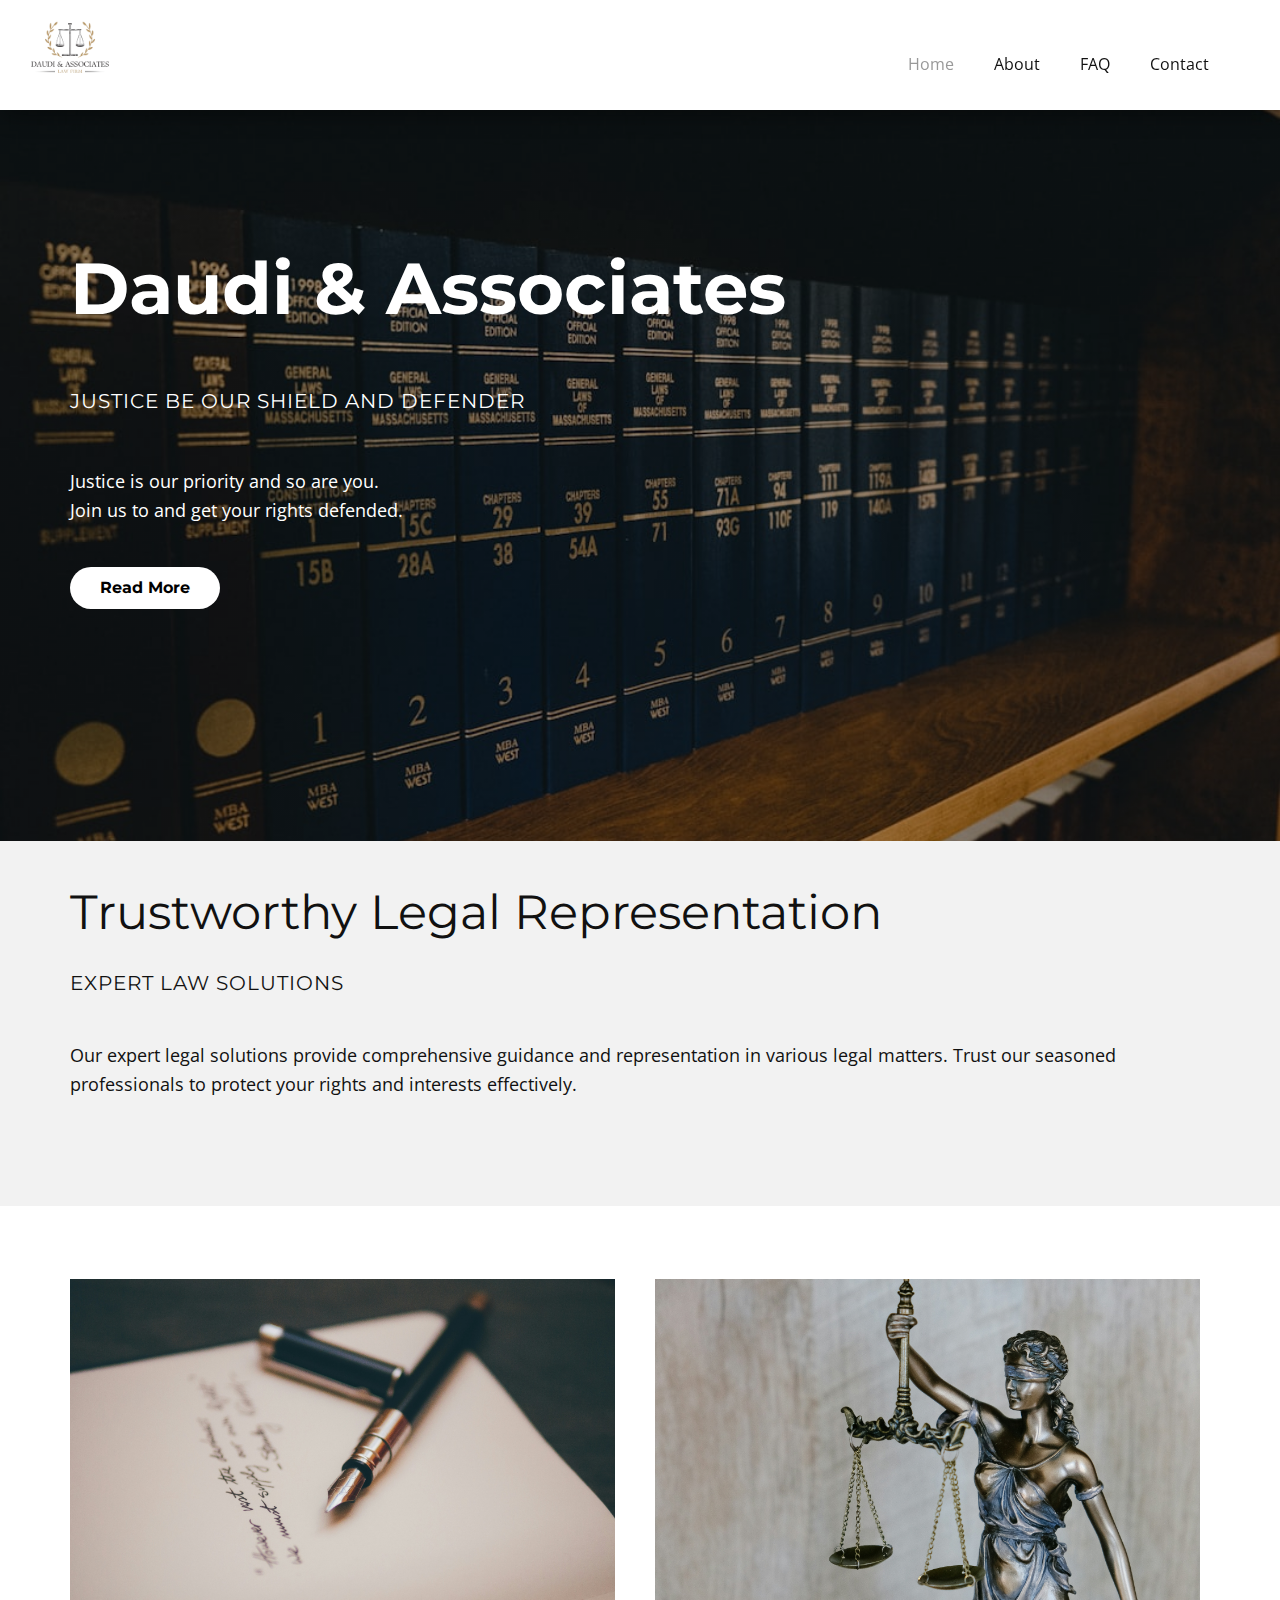
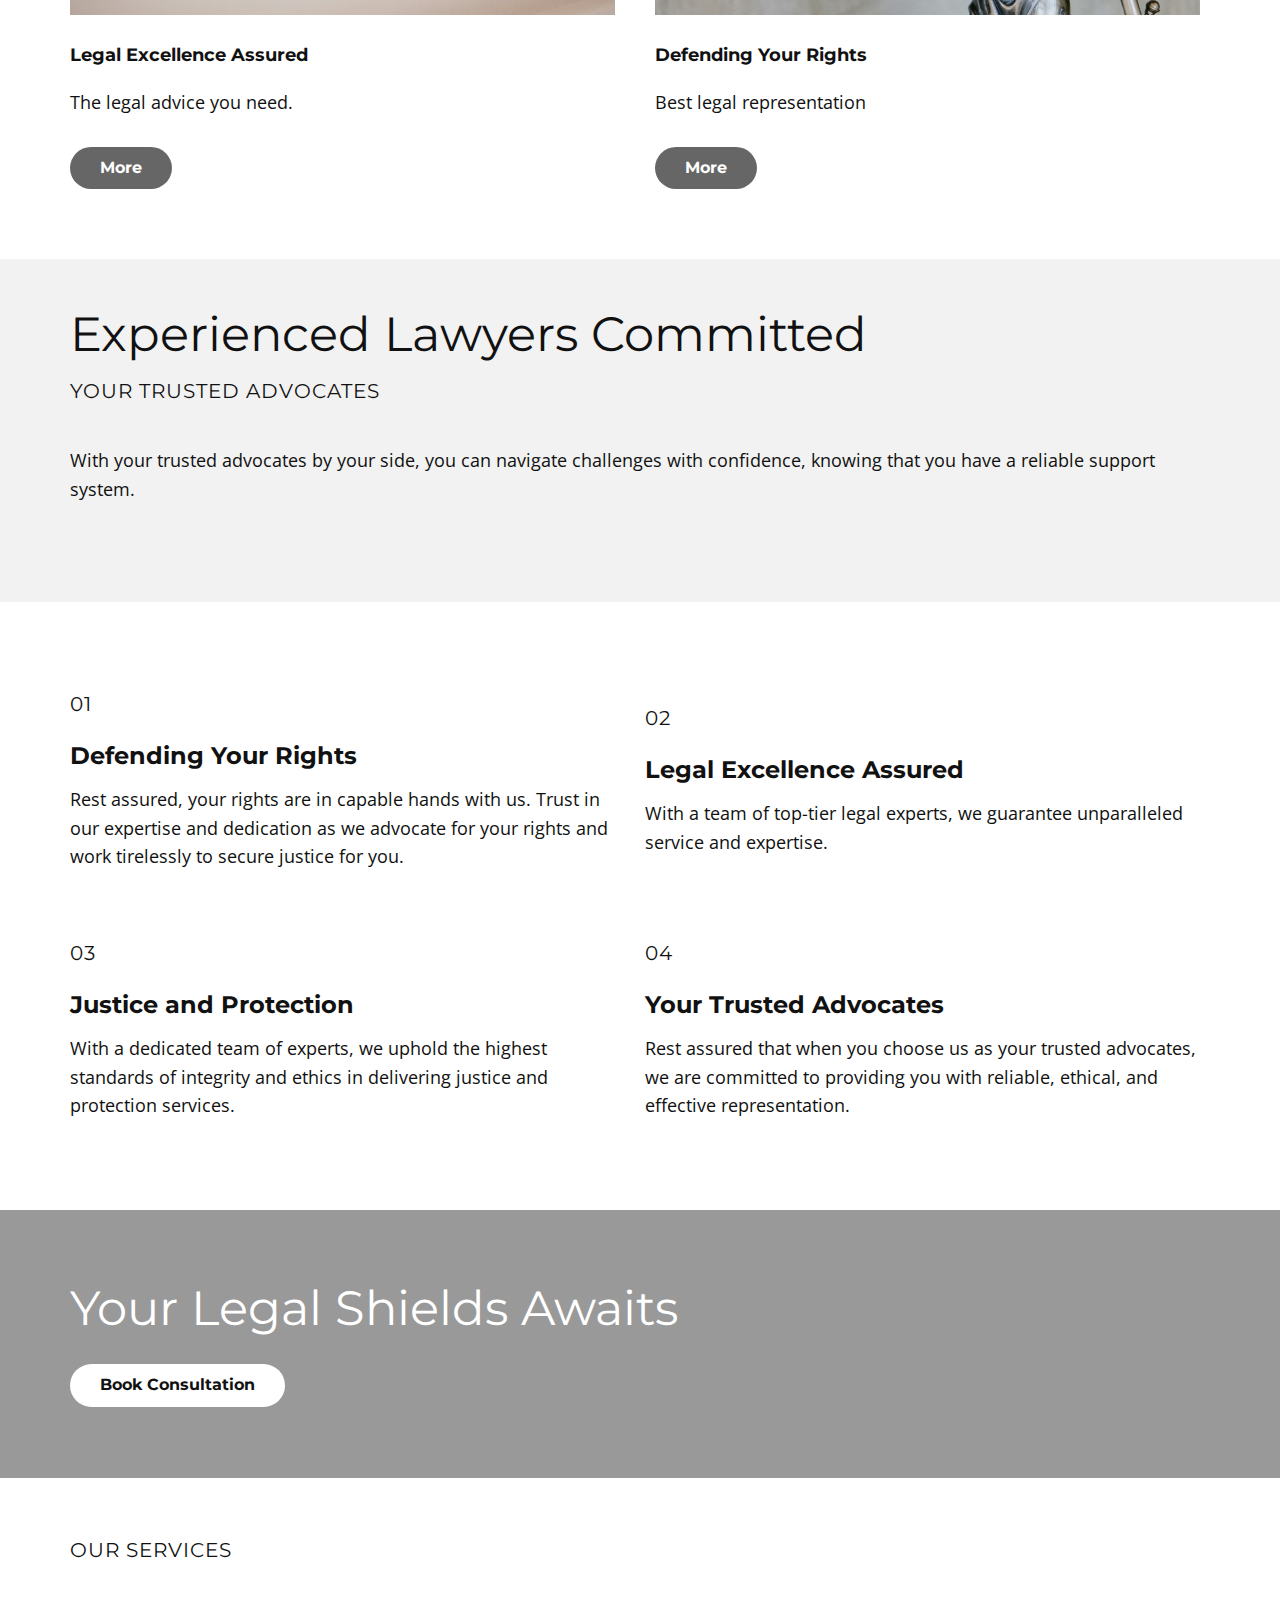
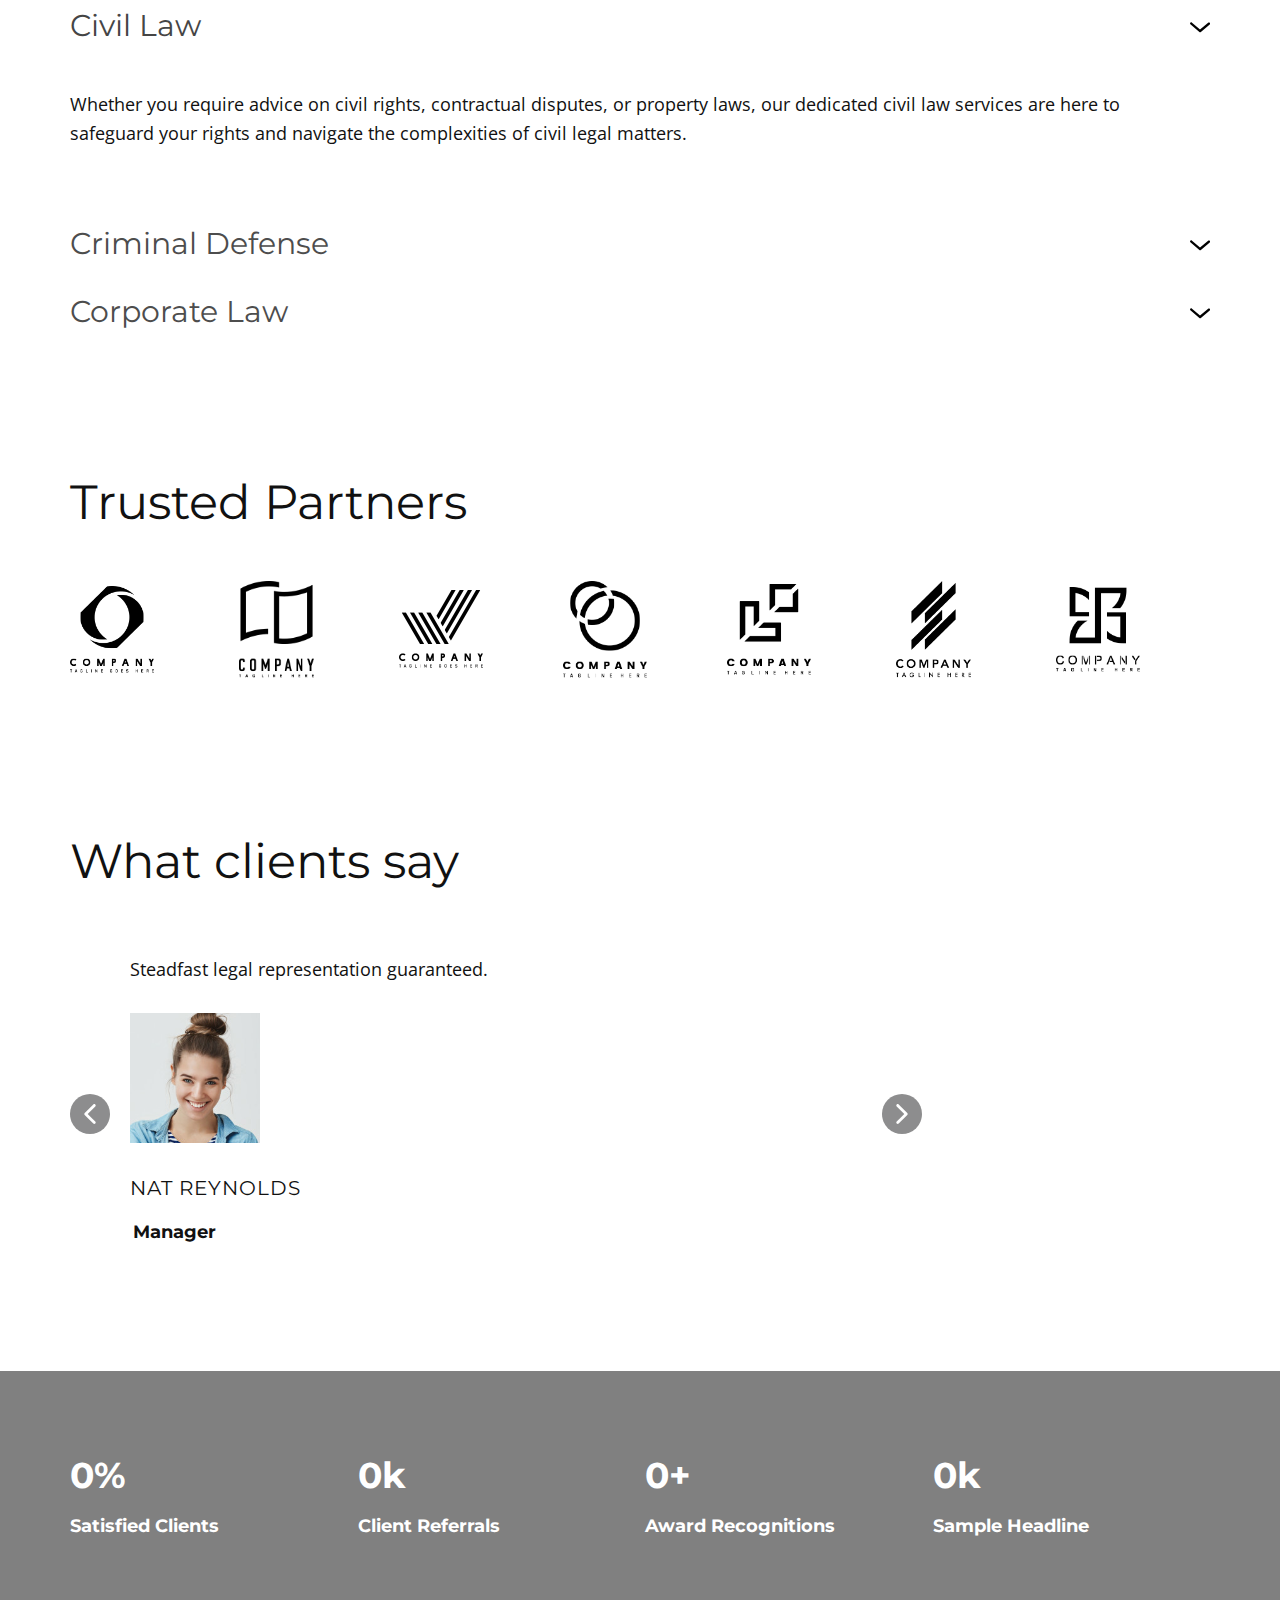
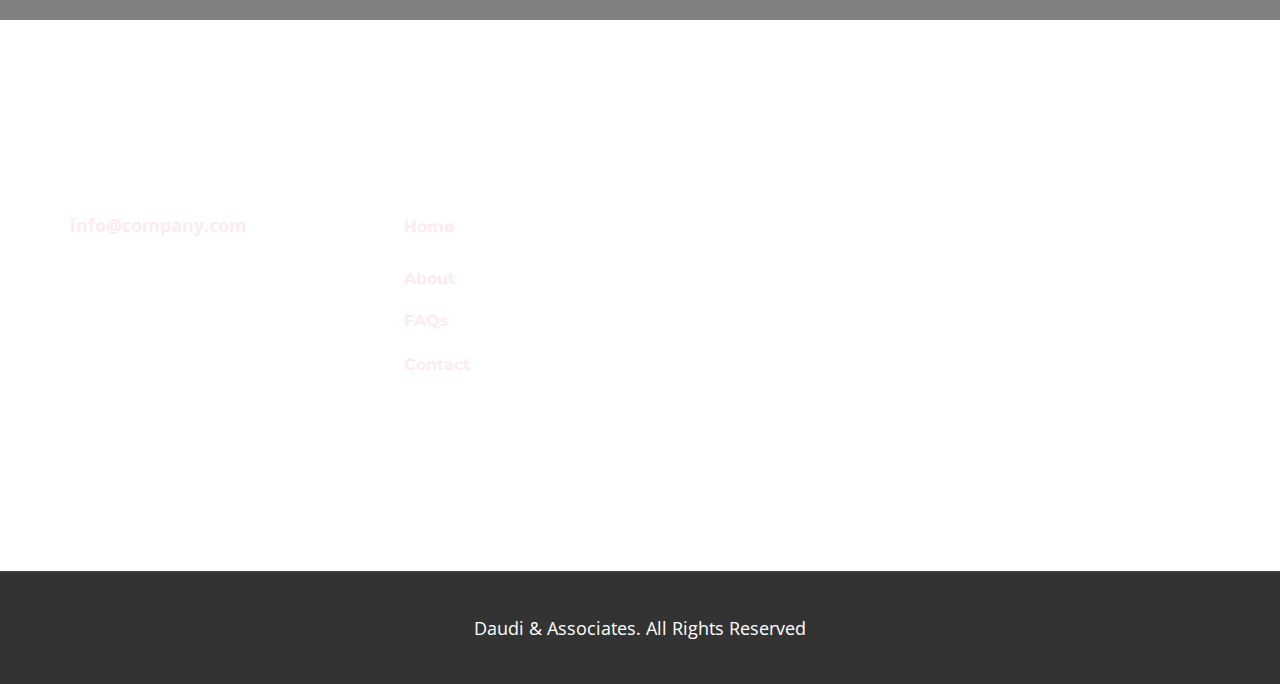
<file: Law Firm/index.html>
<!DOCTYPE html>
<html style="font-size: 16px;" lang="en"><head>
    <meta name="viewport" content="width=device-width, initial-scale=1.0">
    <meta charset="utf-8">
    <meta name="keywords" content="​Reliable Legal Advocates, ​Trustworthy Legal Advocates, ​Experienced Lawyers Committed, ​Your Legal Shields Awaits, ​Last meetings, Trusted Partners​, Testimonials, ​Protecting Your Rights, Contact us">
    <meta name="description" content="">
    <title>Home</title>
    <link rel="stylesheet" href="nicepage.css" media="screen">
<link rel="stylesheet" href="index.css" media="screen">
    <script class="u-script" type="text/javascript" src="jquery.js" defer=""></script>
    <script class="u-script" type="text/javascript" src="nicepage.js" defer=""></script>
    
    
    <link id="u-theme-google-font" rel="stylesheet" href="https://fonts.googleapis.com/css?family=Roboto:100,100i,300,300i,400,400i,500,500i,700,700i,900,900i|Open+Sans:300,300i,400,400i,500,500i,600,600i,700,700i,800,800i">
    <link id="u-page-google-font" rel="stylesheet" href="https://fonts.googleapis.com/css?family=Montserrat:100,100i,200,200i,300,300i,400,400i,500,500i,600,600i,700,700i,800,800i,900,900i">
    <script type="application/ld+json">{
		"@context": "http://schema.org",
		"@type": "Organization",
		"name": "",
		"logo": "images/Law_Firm_Logo-removebg-preview.png"
}</script>
    <meta name="theme-color" content="#478ac9">
    <meta property="og:title" content="Home">
    <meta property="og:type" content="website">
  <meta data-intl-tel-input-cdn-path="intlTelInput/"></head>
  <body data-home-page="index.html" data-home-page-title="Home" data-path-to-root="index.html" data-include-products="false" class="u-body u-xl-mode" data-lang="en"><header class="u-box-shadow u-clearfix u-header u-sticky u-sticky-aa24 u-valign-top-lg u-valign-top-xl u-white u-header" id="sec-a9d9"><a href="#" class="u-image u-logo u-image-1" data-image-width="500" data-image-height="500">
        <img src="images/Law_Firm_Logo-removebg-preview.png" class="u-logo-image u-logo-image-1">
      </a><nav class="u-menu u-menu-one-level u-offcanvas u-menu-1" data-responsive-from="MD">
        <div class="menu-collapse" style="font-size: 1rem; letter-spacing: 0px;">
          <a class="u-button-style u-custom-left-right-menu-spacing u-custom-padding-bottom u-custom-text-active-color u-custom-text-hover-color u-custom-top-bottom-menu-spacing u-hamburger-link u-nav-link u-text-active-palette-1-base u-text-hover-grey-50 u-hamburger-link-1" href="#">
            <svg class="u-svg-link" viewBox="0 0 24 24"><use xlink:href="#menu-hamburger"></use></svg>
            <svg class="u-svg-content" version="1.1" id="menu-hamburger" viewBox="0 0 16 16" x="0px" y="0px" xmlns:xlink="http://www.w3.org/1999/xlink" xmlns="http://www.w3.org/2000/svg"><g><rect y="1" width="16" height="2"></rect><rect y="7" width="16" height="2"></rect><rect y="13" width="16" height="2"></rect>
</g></svg>
          </a>
        </div>
        <div class="u-custom-menu u-nav-container">
          <ul class="u-nav u-unstyled u-nav-1"><li class="u-nav-item"><a class="u-button-style u-nav-link u-text-active-grey-40 u-text-hover-grey-60" href="index.html" style="padding: 10px 20px;">Home</a>
</li><li class="u-nav-item"><a class="u-button-style u-nav-link u-text-active-grey-40 u-text-hover-grey-60" href="About.html" style="padding: 10px 20px;">About</a>
</li><li class="u-nav-item"><a class="u-button-style u-nav-link u-text-active-grey-40 u-text-hover-grey-60" href="FAQ-Page.html" style="padding: 10px 20px;">FAQ</a>
</li><li class="u-nav-item"><a class="u-button-style u-nav-link u-text-active-grey-40 u-text-hover-grey-60" href="Contact.html" style="padding: 10px 1px 10px 20px;">Contact</a>
</li></ul>
        </div>
        <div class="u-custom-menu u-nav-container-collapse">
          <div class="u-black u-container-style u-inner-container-layout u-opacity u-opacity-95 u-sidenav">
            <div class="u-inner-container-layout u-sidenav-overflow">
              <div class="u-menu-close"></div>
              <ul class="u-align-center u-custom-font u-font-montserrat u-nav u-popupmenu-items u-unstyled u-nav-2"><li class="u-nav-item"><a class="u-button-style u-nav-link" href="index.html">Home</a>
</li><li class="u-nav-item"><a class="u-button-style u-nav-link" href="About.html">About</a>
</li><li class="u-nav-item"><a class="u-button-style u-nav-link" href="FAQ-Page.html">FAQ</a>
</li><li class="u-nav-item"><a class="u-button-style u-nav-link" href="Contact.html">Contact</a>
</li></ul>
            </div>
          </div>
          <div class="u-black u-menu-overlay u-opacity u-opacity-var" style="--opacity: 0.7;"></div>
        </div>
        <style class="menu-style">@media (max-width: 939px) {
                    [data-responsive-from="MD"] .u-nav-container {
                        display: none;
                    }
                    [data-responsive-from="MD"] .menu-collapse {
                        display: block;
                    }
                }</style>
      </nav></header>
    <section class="u-clearfix u-image u-shading u-section-1" id="sec-3926" data-image-width="1280" data-image-height="853">
      <div class="u-clearfix u-sheet u-sheet-1">
        <h1 class="u-align-left u-text u-text-1">Daudi &amp; Associates </h1>
        <h5 class="u-align-left u-text u-text-default u-text-2"> Justice be our shield and defender</h5>
        <p class="u-align-left u-text u-text-3">Justice is our priority and so are you.<br>Join us to and get your rights defended. 
        </p>
        <a href="./#sec-4ec3" data-page-id="899606651" class="u-active-white u-border-none u-btn u-button-style u-hover-grey-70 u-text-black u-white u-btn-1">Read More<br>
        </a>
      </div>
    </section>
    <section class="u-clearfix u-grey-5 u-section-2" id="sec-4ec3">
      <div class="u-clearfix u-sheet u-sheet-1">
        <h2 class="u-align-left u-text u-text-1"> Trustworthy Legal Representation<br>
        </h2>
        <h5 class="u-align-left u-text u-text-default u-text-2"> Expert Law Solutions</h5>
        <p class="u-align-left u-text u-text-default u-text-3">Our expert legal solutions provide comprehensive guidance and representation in various legal matters. Trust our seasoned professionals to protect your rights and interests effectively.</p>
      </div>
    </section>
    <section class="u-clearfix u-container-align-left u-section-3" id="sec-5862">
      <div class="u-clearfix u-sheet u-sheet-1">
        <div class="u-expanded-width u-list u-list-1">
          <div class="u-repeater u-repeater-1">
            <div class="u-container-align-left u-container-style u-list-item u-repeater-item">
              <div class="u-container-layout u-similar-container u-valign-bottom u-container-layout-1">
                <img class="u-expanded-width u-image u-image-default u-image-1" src="images/photo-1473186505569-9c61870c11f9.jpeg" alt="" data-image-width="1280" data-image-height="853">
                <h6 class="u-align-left u-text u-text-default u-text-1"> Legal Excellence Assured</h6>
                <p class="u-align-left u-text u-text-default u-text-2">The legal advice you need.</p>
                <a href="About.html#sec-7e12" data-page-id="2768323813" class="u-align-left u-border-none u-btn u-button-style u-grey-60 u-btn-1">More<br>
                </a>
              </div>
            </div>
            <div class="u-container-style u-list-item u-repeater-item">
              <div class="u-container-layout u-similar-container u-valign-bottom u-container-layout-2">
                <img class="u-expanded-width u-image u-image-default u-image-2" src="images/photo-1589829545856-d10d557cf95f.jpeg" alt="" data-image-width="1280" data-image-height="853">
                <h6 class="u-align-left u-text u-text-default u-text-3"> Defending Your Rights</h6>
                <p class="u-align-left u-text u-text-default u-text-4">Best legal representation </p>
                <a href="About.html#sec-7e12" data-page-id="2768323813" class="u-align-left u-border-none u-btn u-button-style u-grey-60 u-btn-2">More</a>
              </div>
            </div>
          </div>
        </div>
      </div>
    </section>
    <section class="u-clearfix u-grey-5 u-section-4" id="carousel_6781">
      <div class="u-clearfix u-sheet u-sheet-1">
        <h2 class="u-align-left u-text u-text-1"> Experienced Lawyers Committed<br>
        </h2>
        <h5 class="u-align-left u-text u-text-default u-text-2"> Your Trusted Advocates</h5>
        <p class="u-align-left u-text u-text-default u-text-3">With your trusted advocates by your side, you can navigate challenges with confidence, knowing that you have a reliable support system.</p>
      </div>
    </section>
    <section class="u-clearfix u-container-align-left u-section-5" id="sec-0d59">
      <div class="u-clearfix u-sheet u-valign-middle u-sheet-1">
        <div class="u-expanded-width u-list u-list-1">
          <div class="u-repeater u-repeater-1">
            <div class="u-container-align-left u-container-style u-list-item u-repeater-item">
              <div class="u-container-layout u-similar-container u-valign-middle u-container-layout-1">
                <h5 class="u-align-left u-text u-text-default u-text-1">01 <br>
                </h5>
                <h4 class="u-align-left u-text u-text-default u-text-2"> Defending Your Rights</h4>
                <p class="u-align-left u-text u-text-default u-text-3">Rest assured, your rights are in capable hands with us. Trust in our expertise and dedication as we advocate for your rights and work tirelessly to secure justice for you.</p>
              </div>
            </div>
            <div class="u-container-align-left u-container-style u-list-item u-repeater-item">
              <div class="u-container-layout u-similar-container u-valign-middle u-container-layout-2">
                <h5 class="u-align-left u-text u-text-default u-text-4">02</h5>
                <h4 class="u-align-left u-text u-text-default u-text-5"> Legal Excellence Assured</h4>
                <p class="u-align-left u-text u-text-default u-text-6">With a team of top-tier legal experts, we guarantee unparalleled service and expertise.</p>
              </div>
            </div>
            <div class="u-container-align-left u-container-style u-list-item u-repeater-item">
              <div class="u-container-layout u-similar-container u-valign-middle u-container-layout-3">
                <h5 class="u-align-left u-text u-text-default u-text-7">03</h5>
                <h4 class="u-align-left u-text u-text-default u-text-8"> Justice and Protection</h4>
                <p class="u-align-left u-text u-text-default u-text-9">With a dedicated team of experts, we uphold the highest standards of integrity and ethics in delivering justice and protection services.</p>
              </div>
            </div>
            <div class="u-container-align-left u-container-style u-list-item u-repeater-item">
              <div class="u-container-layout u-similar-container u-valign-middle u-container-layout-4">
                <h5 class="u-align-left u-text u-text-default u-text-10">04</h5>
                <h4 class="u-align-left u-text u-text-default u-text-11"> Your Trusted Advocates</h4>
                <p class="u-align-left u-text u-text-default u-text-12">Rest assured that when you choose us as your trusted advocates, we are committed to providing you with reliable, ethical, and effective representation.</p>
              </div>
            </div>
          </div>
        </div>
      </div>
    </section>
    <section class="u-clearfix u-container-align-left u-grey-40 u-section-6" id="sec-261f">
      <div class="u-clearfix u-sheet u-valign-middle u-sheet-1">
        <h2 class="u-align-left u-text u-text-default u-text-1"> Your Legal Shields Awaits</h2>
        <a href="Contact.html" data-page-id="40739921" class="u-align-left u-border-none u-btn u-button-style u-white u-btn-1" title="Contact">Book Consultation<br>
        </a>
      </div>
    </section>
    <section class="u-clearfix u-container-align-left u-section-7" id="sec-89c1">
      <div class="u-clearfix u-sheet u-valign-middle u-sheet-1">
        <h5 class="u-align-left u-text u-text-default u-text-1">our services </h5>
        <div class="u-accordion u-expanded-width u-accordion-1">
          <div class="u-accordion-item">
            <a class="active u-accordion-link u-button-style u-custom-font u-font-montserrat u-text-grey-70 u-accordion-link-1" id="link-f462" aria-controls="f462" aria-selected="true">
              <span class="u-accordion-link-text">Civil Law<br>
              </span>
              <span class="u-accordion-link-icon u-icon u-text-black u-icon-1"><svg class="u-svg-link" preserveAspectRatio="xMidYMin slice" viewBox="0 0 16 16" style=""><use xlink:href="#svg-3c5b"></use></svg><svg class="u-svg-content" viewBox="0 0 16 16" x="0px" y="0px" id="svg-3c5b"><path d="M8,10.7L1.6,5.3c-0.4-0.4-1-0.4-1.3,0c-0.4,0.4-0.4,0.9,0,1.3l7.2,6.1c0.1,0.1,0.4,0.2,0.6,0.2s0.4-0.1,0.6-0.2l7.1-6
	c0.4-0.4,0.4-0.9,0-1.3c-0.4-0.4-1-0.4-1.3,0L8,10.7z"></path></svg></span>
            </a>
            <div class="u-accordion-active u-accordion-pane u-container-style u-accordion-pane-1" id="f462" aria-labelledby="link-f462" aria-expanded="true">
              <div class="u-container-layout u-valign-top u-container-layout-1">
                <p class="u-text u-text-default u-text-2">Whether you require advice on civil rights, contractual disputes, or property laws, our dedicated civil law services are here to safeguard your rights and navigate the complexities of civil legal matters.</p>
              </div>
            </div>
          </div>
          <div class="u-accordion-item">
            <a class="u-accordion-link u-button-style u-custom-font u-font-montserrat u-text-grey-70 u-accordion-link-2" id="link-78b8" aria-controls="78b8" aria-selected="false">
              <span class="u-accordion-link-text">Criminal Defense<br>
              </span>
              <span class="u-accordion-link-icon u-icon u-text-black u-icon-2"><svg class="u-svg-link" preserveAspectRatio="xMidYMin slice" viewBox="0 0 16 16" style=""><use xlink:href="#svg-8b2a"></use></svg><svg class="u-svg-content" viewBox="0 0 16 16" x="0px" y="0px" id="svg-8b2a"><path d="M8,10.7L1.6,5.3c-0.4-0.4-1-0.4-1.3,0c-0.4,0.4-0.4,0.9,0,1.3l7.2,6.1c0.1,0.1,0.4,0.2,0.6,0.2s0.4-0.1,0.6-0.2l7.1-6
	c0.4-0.4,0.4-0.9,0-1.3c-0.4-0.4-1-0.4-1.3,0L8,10.7z"></path></svg></span>
            </a>
            <div class="u-accordion-pane u-container-style u-accordion-pane-2" id="78b8" aria-labelledby="link-78b8" aria-expanded="true">
              <div class="u-container-layout u-valign-top u-container-layout-2">
                <p class="u-text u-text-default u-text-3">With years of experience in defending clients against various criminal allegations, our skilled defence lawyers work tirelessly to achieve the best possible outcomes for your case. Trust in our expertise and commitment.</p>
              </div>
            </div>
          </div>
          <div class="u-accordion-item">
            <a class="u-accordion-link u-button-style u-custom-font u-font-montserrat u-text-grey-70 u-accordion-link-3" id="link-fb5b" aria-controls="fb5b" aria-selected="false">
              <span class="u-accordion-link-text">Corporate Law<br>
              </span>
              <span class="u-accordion-link-icon u-icon u-text-black u-icon-3"><svg class="u-svg-link" preserveAspectRatio="xMidYMin slice" viewBox="0 0 16 16" style=""><use xlink:href="#svg-3229"></use></svg><svg class="u-svg-content" viewBox="0 0 16 16" x="0px" y="0px" id="svg-3229"><path d="M8,10.7L1.6,5.3c-0.4-0.4-1-0.4-1.3,0c-0.4,0.4-0.4,0.9,0,1.3l7.2,6.1c0.1,0.1,0.4,0.2,0.6,0.2s0.4-0.1,0.6-0.2l7.1-6
	c0.4-0.4,0.4-0.9,0-1.3c-0.4-0.4-1-0.4-1.3,0L8,10.7z"></path></svg></span>
            </a>
            <div class="u-accordion-pane u-container-style u-accordion-pane-3" id="fb5b" aria-labelledby="link-fb5b" aria-expanded="true">
              <div class="u-container-layout u-container-layout-3">
                <p class="u-text u-text-default u-text-4">Whether you need assistance with mergers, acquisitions, or general legal advice, our corporate law services are tailored to meet your specific needs. Let us be your legal partner for success.</p>
              </div>
            </div>
          </div>
        </div>
      </div>
    </section>
    <section class="u-align-center u-clearfix u-container-align-center u-container-align-left u-section-8" id="carousel_8652">
      <div class="u-clearfix u-sheet u-valign-middle-lg u-valign-middle-md u-valign-middle-xl u-sheet-1">
        <h2 class="u-align-left u-text u-text-default u-text-1">Trusted Partners </h2>
        <div class="u-expanded-width u-list u-list-1">
          <div class="u-repeater u-repeater-1">
            <div class="u-align-center u-container-align-center u-container-align-left u-container-style u-list-item u-repeater-item">
              <div class="u-container-layout u-similar-container u-valign-middle u-container-layout-1">
                <img class="u-image u-image-contain u-image-default u-preserve-proportions u-image-1" src="images/black-logo-1.png" alt="" data-image-width="151" data-image-height="158">
              </div>
            </div>
            <div class="u-align-center u-container-align-center u-container-align-left u-container-style u-list-item u-repeater-item">
              <div class="u-container-layout u-similar-container u-valign-middle u-container-layout-2">
                <img class="u-image u-image-contain u-image-default u-preserve-proportions u-image-2" src="images/black-logo-2_150.png" alt="" data-image-width="116" data-image-height="150">
              </div>
            </div>
            <div class="u-align-center u-container-align-center u-container-align-left u-container-style u-list-item u-repeater-item">
              <div class="u-container-layout u-similar-container u-valign-middle u-container-layout-3">
                <img class="u-image u-image-contain u-image-default u-preserve-proportions u-image-3" src="images/black-logo-3.png" alt="" data-image-width="168" data-image-height="156">
              </div>
            </div>
            <div class="u-align-center u-container-align-center u-container-align-left u-container-style u-list-item u-repeater-item">
              <div class="u-container-layout u-similar-container u-valign-middle u-container-layout-4">
                <img class="u-image u-image-contain u-image-default u-preserve-proportions u-image-4" src="images/black-logo-4.png" alt="" data-image-width="134" data-image-height="154">
              </div>
            </div>
            <div class="u-align-center u-container-align-center u-container-align-left u-container-style u-list-item u-repeater-item">
              <div class="u-container-layout u-similar-container u-valign-middle u-container-layout-5">
                <img class="u-image u-image-contain u-image-default u-preserve-proportions u-image-5" src="images/black-logo-5.png" alt="" data-image-width="142" data-image-height="155">
              </div>
            </div>
            <div class="u-align-center u-container-align-center u-container-align-left u-container-style u-list-item u-repeater-item">
              <div class="u-container-layout u-similar-container u-valign-middle u-container-layout-6">
                <img class="u-image u-image-contain u-image-default u-preserve-proportions u-image-6" src="images/black-logo-6.png" alt="" data-image-width="131" data-image-height="171">
              </div>
            </div>
            <div class="u-align-center u-container-align-center u-container-align-left u-container-style u-list-item u-repeater-item">
              <div class="u-container-layout u-similar-container u-valign-middle u-container-layout-7">
                <img class="u-image u-image-contain u-image-default u-preserve-proportions u-image-7" src="images/black-logo-8_150.png" alt="" data-image-width="148" data-image-height="150">
              </div>
            </div>
          </div>
        </div>
      </div>
    </section>
    <section class="u-align-left u-clearfix u-container-align-left u-container-align-left-lg u-container-align-left-md u-container-align-left-sm u-container-align-left-xl u-section-9" id="sec-71c3">
      <div class="u-clearfix u-sheet u-valign-middle-lg u-valign-middle-md u-valign-middle-sm u-valign-middle-xl u-sheet-1">
        <h2 class="u-align-left u-text u-text-default u-text-1">What clients say</h2>
        <div class="u-expanded-width-md u-expanded-width-sm u-expanded-width-xs u-layout-horizontal u-list u-list-1">
          <div class="u-repeater u-repeater-1">
            <div class="u-container-style u-list-item u-repeater-item">
              <div class="u-container-layout u-similar-container u-container-layout-1">
                <p class="u-align-left u-custom-item u-text u-text-default u-text-2">Steadfast legal representation guaranteed.</p>
                <img alt="" class="u-image u-image-default u-image-1" src="images/w.jpg" data-image-width="206" data-image-height="206">
                <h5 class="u-align-left u-custom-item u-text u-text-3"> Nat Reynolds</h5>
                <h6 class="u-align-left u-custom-item u-text u-text-4">Manager</h6>
              </div>
            </div>
            <div class="u-container-style u-list-item u-repeater-item">
              <div class="u-container-layout u-similar-container u-container-layout-2">
                <p class="u-align-left u-custom-item u-text u-text-default u-text-5">In times of legal need, having trustworthy legal services ensures protection and peace of mind.</p>
                <img alt="" class="u-image u-image-default u-image-2" src="images/hgghgh.jpg" data-image-width="206" data-image-height="206">
                <h5 class="u-align-left u-custom-item u-text u-text-default u-text-6">Jake Wan </h5>
                <h6 class="u-align-left u-custom-item u-text u-text-default u-text-7">Manager </h6>
              </div>
            </div>
            <div class="u-container-style u-list-item u-repeater-item">
              <div class="u-container-layout u-similar-container u-container-layout-3">
                <p class="u-align-left u-custom-item u-text u-text-default u-text-8">When seeking reliable legal services, it is essential to find a reputable law firm with experienced attorneys who specialize in your specific legal needs.</p>
                <img alt="" class="u-image u-image-default u-image-3" src="images/ds.jpg" data-image-width="206" data-image-height="206">
                <h5 class="u-align-left u-custom-item u-text u-text-default u-text-9"> Celia Almeda</h5>
                <h6 class="u-align-left u-custom-item u-text u-text-default u-text-10">Director</h6>
              </div>
            </div>
            <div class="u-container-style u-list-item u-repeater-item">
              <div class="u-container-layout u-similar-container u-container-layout-4">
                <p class="u-align-left u-custom-item u-text u-text-default u-text-11">A reputable law firm offers comprehensive legal services tailored to each client's unique needs.</p>
                <img alt="" class="u-image u-image-default u-image-4" src="images/ds.jpg" data-image-width="206" data-image-height="206">
                <h5 class="u-align-left u-custom-item u-text u-text-default u-text-12"> Celia Almeda</h5>
                <h6 class="u-align-left u-custom-item u-text u-text-default u-text-13">Director</h6>
              </div>
            </div>
          </div>
          <a class="u-custom-color-1 u-gallery-nav u-gallery-nav-prev u-icon-circle u-opacity u-opacity-70 u-spacing-10 u-text-white u-gallery-nav-1" href="#" role="button">
            <span aria-hidden="true">
              <svg viewBox="0 0 451.847 451.847"><path d="M97.141,225.92c0-8.095,3.091-16.192,9.259-22.366L300.689,9.27c12.359-12.359,32.397-12.359,44.751,0
c12.354,12.354,12.354,32.388,0,44.748L173.525,225.92l171.903,171.909c12.354,12.354,12.354,32.391,0,44.744
c-12.354,12.365-32.386,12.365-44.745,0l-194.29-194.281C100.226,242.115,97.141,234.018,97.141,225.92z"></path></svg>
            </span>
            <span class="sr-only">
              <svg viewBox="0 0 451.847 451.847"><path d="M97.141,225.92c0-8.095,3.091-16.192,9.259-22.366L300.689,9.27c12.359-12.359,32.397-12.359,44.751,0
c12.354,12.354,12.354,32.388,0,44.748L173.525,225.92l171.903,171.909c12.354,12.354,12.354,32.391,0,44.744
c-12.354,12.365-32.386,12.365-44.745,0l-194.29-194.281C100.226,242.115,97.141,234.018,97.141,225.92z"></path></svg>
            </span>
          </a>
          <a class="u-custom-color-1 u-gallery-nav u-gallery-nav-next u-icon-circle u-opacity u-opacity-70 u-spacing-10 u-text-white u-gallery-nav-2" href="#" role="button">
            <span aria-hidden="true">
              <svg viewBox="0 0 451.846 451.847"><path d="M345.441,248.292L151.154,442.573c-12.359,12.365-32.397,12.365-44.75,0c-12.354-12.354-12.354-32.391,0-44.744
L278.318,225.92L106.409,54.017c-12.354-12.359-12.354-32.394,0-44.748c12.354-12.359,32.391-12.359,44.75,0l194.287,194.284
c6.177,6.18,9.262,14.271,9.262,22.366C354.708,234.018,351.617,242.115,345.441,248.292z"></path></svg>
            </span>
            <span class="sr-only">
              <svg viewBox="0 0 451.846 451.847"><path d="M345.441,248.292L151.154,442.573c-12.359,12.365-32.397,12.365-44.75,0c-12.354-12.354-12.354-32.391,0-44.744
L278.318,225.92L106.409,54.017c-12.354-12.359-12.354-32.394,0-44.748c12.354-12.359,32.391-12.359,44.75,0l194.287,194.284
c6.177,6.18,9.262,14.271,9.262,22.366C354.708,234.018,351.617,242.115,345.441,248.292z"></path></svg>
            </span>
          </a>
        </div>
      </div>
    </section>
    <section class="u-align-center u-clearfix u-container-align-center u-container-align-left u-grey-50 u-section-10" id="carousel_0f99">
      <div class="u-clearfix u-sheet u-valign-middle u-sheet-1">
        <div class="u-expanded-width u-list u-list-1">
          <div class="u-repeater u-repeater-1">
            <div class="u-container-align-left u-container-style u-list-item u-repeater-item">
              <div class="u-container-layout u-similar-container u-valign-middle u-container-layout-1">
                <h3 class="u-align-left u-text u-text-1" data-animation-name="counter" data-animation-event="scroll" data-animation-duration="3000">70%</h3>
                <h6 class="u-align-left u-text u-text-2"> Satisfied Clients</h6>
              </div>
            </div>
            <div class="u-container-align-left u-container-style u-list-item u-repeater-item">
              <div class="u-container-layout u-similar-container u-valign-middle u-container-layout-2">
                <h3 class="u-align-left u-text u-text-3" data-animation-name="counter" data-animation-event="scroll" data-animation-duration="3000">11k</h3>
                <h6 class="u-align-left u-text u-text-4"> Client Referrals</h6>
              </div>
            </div>
            <div class="u-container-align-left u-container-style u-list-item u-repeater-item">
              <div class="u-container-layout u-similar-container u-valign-middle u-container-layout-3">
                <h3 class="u-align-left u-text u-text-5" data-animation-name="counter" data-animation-event="scroll" data-animation-duration="3000">100+</h3>
                <h6 class="u-align-left u-text u-text-6"> Award Recognitions</h6>
              </div>
            </div>
            <div class="u-container-align-left u-container-style u-list-item u-repeater-item">
              <div class="u-container-layout u-similar-container u-valign-middle u-container-layout-4">
                <h3 class="u-align-left u-text u-text-7" data-animation-name="counter" data-animation-event="scroll" data-animation-duration="3000">2k</h3>
                <h6 class="u-align-left u-text u-text-8">Sample Headline</h6>
              </div>
            </div>
          </div>
        </div>
      </div>
    </section>
    <section class="skrollable u-border-2 u-border-grey-75 u-border-no-left u-border-no-right u-border-no-top u-clearfix u-image u-parallax u-shading u-section-11" id="carousel_0400" data-image-width="1280" data-image-height="853">
      <div class="u-clearfix u-sheet u-sheet-1">
        <div class="u-clearfix u-group-elements u-group-elements-1">
          <h2 class="u-align-left u-text u-text-1">Contact Info.<br>
          </h2>
          <h4 class="u-align-left u-text u-text-2"> Email:</h4>
          <p class="u-align-left u-text u-text-default u-text-3">
            <a class="u-active-none u-border-none u-btn u-button-link u-button-style u-hover-none u-none u-text-palette-2-light-3 u-btn-1" href="#"> i​nfo@company.com<br>
            </a>
          </p>
          <h4 class="u-align-left u-text u-text-default u-text-4"> Phone:</h4>
          <p class="u-align-left u-text u-text-default u-text-5"> +123-456-7890</p>
          <div class="u-social-icons u-spacing-14 u-social-icons-1">
            <a class="u-social-url" title="facebook" target="_blank" href="https://facebook.com/name">
              <span class="u-icon u-social-facebook u-social-icon u-text-white u-icon-1"><svg class="u-svg-link" preserveAspectRatio="xMidYMin slice" viewBox="0 0 112 112" style=""><use xlink:href="#svg-5cfa"></use></svg><svg class="u-svg-content" viewBox="0 0 112 112" x="0" y="0" id="svg-5cfa"><path fill="currentColor" d="M75.5,28.8H65.4c-1.5,0-4,0.9-4,4.3v9.4h13.9l-1.5,15.8H61.4v45.1H42.8V58.3h-8.8V42.4h8.8V32.2
c0-7.4,3.4-18.8,18.8-18.8h13.8v15.4H75.5z"></path></svg></span>
            </a>
            <a class="u-social-url" title="twitter" target="_blank" href="https://twitter.com/name">
              <span class="u-icon u-social-icon u-social-twitter u-text-white u-icon-2"><svg class="u-svg-link" preserveAspectRatio="xMidYMin slice" viewBox="0 0 112.2 112.2" style=""><use xlink:href="#svg-2a72"></use></svg><svg class="u-svg-content" viewBox="0 0 112.2 112.2" x="0px" y="0px" id="svg-2a72"><path d="M67.1,49.1L98.6,16h-12L62,42L43.2,16H11l32.8,45.2L11,96h11.6l26.3-27.7L69.1,96H101L67.1,49.1z M55,61.9l-5.1-7L27.5,24.4
	h11.4l17.3,23.8l5.1,7.1l23.4,32.2H73.8L55,61.9z"></path></svg></span>
            </a>
            <a class="u-social-url" title="instagram" target="_blank" href="https://instagram.com/name">
              <span class="u-icon u-social-icon u-social-instagram u-text-white u-icon-3"><svg class="u-svg-link" preserveAspectRatio="xMidYMin slice" viewBox="0 0 112 112" style=""><use xlink:href="#svg-4d2d"></use></svg><svg class="u-svg-content" viewBox="0 0 112 112" x="0" y="0" id="svg-4d2d"><path fill="currentColor" d="M55.9,32.9c-12.8,0-23.2,10.4-23.2,23.2s10.4,23.2,23.2,23.2s23.2-10.4,23.2-23.2S68.7,32.9,55.9,32.9z
	 M55.9,69.4c-7.4,0-13.3-6-13.3-13.3c-0.1-7.4,6-13.3,13.3-13.3s13.3,6,13.3,13.3C69.3,63.5,63.3,69.4,55.9,69.4z"></path><path fill="currentColor" d="M78.2,11H33.5C21,11,10.8,21.3,10.8,33.7v44.7c0,12.6,10.2,22.8,22.7,22.8h44.7c12.6,0,22.7-10.2,22.7-22.7
	V33.7C100.8,21.1,90.6,11,78.2,11z M91,78.4c0,7.1-5.8,12.8-12.8,12.8H33.5c-7.1,0-12.8-5.8-12.8-12.8V33.7
	c0-7.1,5.8-12.8,12.8-12.8h44.7c7.1,0,12.8,5.8,12.8,12.8V78.4z"></path></svg></span>
            </a>
          </div>
        </div>
        <div class="u-clearfix u-group-elements u-group-elements-2">
          <h4 class="u-align-left u-text u-text-6">Quick Links </h4>
          <a class="u-active-none u-border-none u-btn u-button-link u-button-style u-hover-none u-none u-text-palette-2-light-3 u-btn-2" href="index.html" data-page-id="899606651" title="Home">Home<br>
          </a>
          <a class="u-active-none u-border-none u-btn u-button-link u-button-style u-hover-none u-none u-text-palette-2-light-3 u-btn-3" href="About.html" data-page-id="2768323813" title="About">About<br>
          </a>
          <a class="u-active-none u-border-none u-btn u-button-link u-button-style u-hover-none u-none u-text-palette-2-light-3 u-btn-4" href="FAQ-Page.html" data-page-id="2877326340" title="FAQ Page">FAQs<br>
          </a>
          <a class="u-active-none u-border-none u-btn u-button-link u-button-style u-hover-none u-none u-text-palette-2-light-3 u-btn-5" href="Contact.html" data-page-id="40739921" title="Contact">Contact<br>
          </a>
        </div>
      </div>
    </section>
    
    
    <footer class="u-align-center u-clearfix u-container-align-center u-footer u-grey-80 u-footer" id="sec-a86e"><div class="u-clearfix u-sheet u-valign-middle-lg u-valign-middle-md u-valign-middle-sm u-valign-middle-xl u-sheet-1">
        <p class="u-text u-text-default-lg u-text-default-md u-text-default-sm u-text-default-xl u-text-1"> Daudi &amp; Associates. All Rights Reserved</p>
      </div></footer>
  
</body></html>
</file>
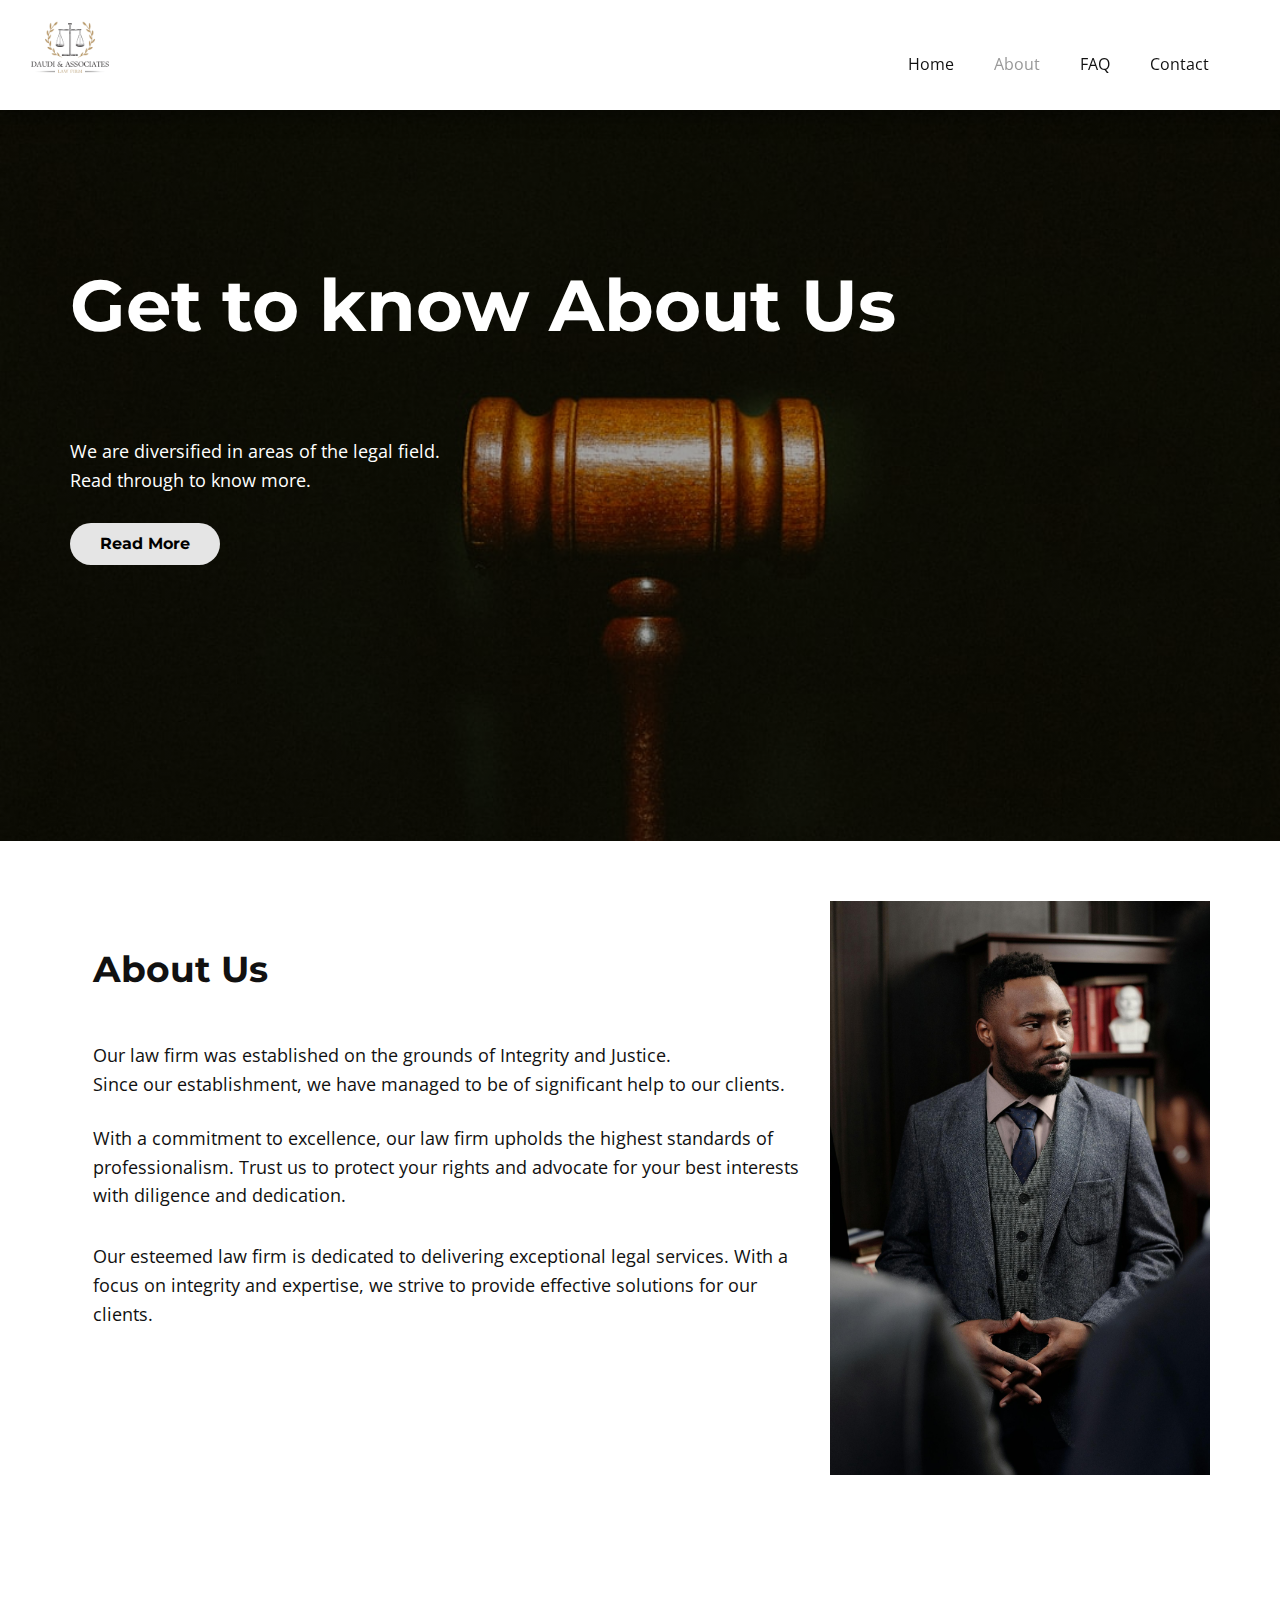
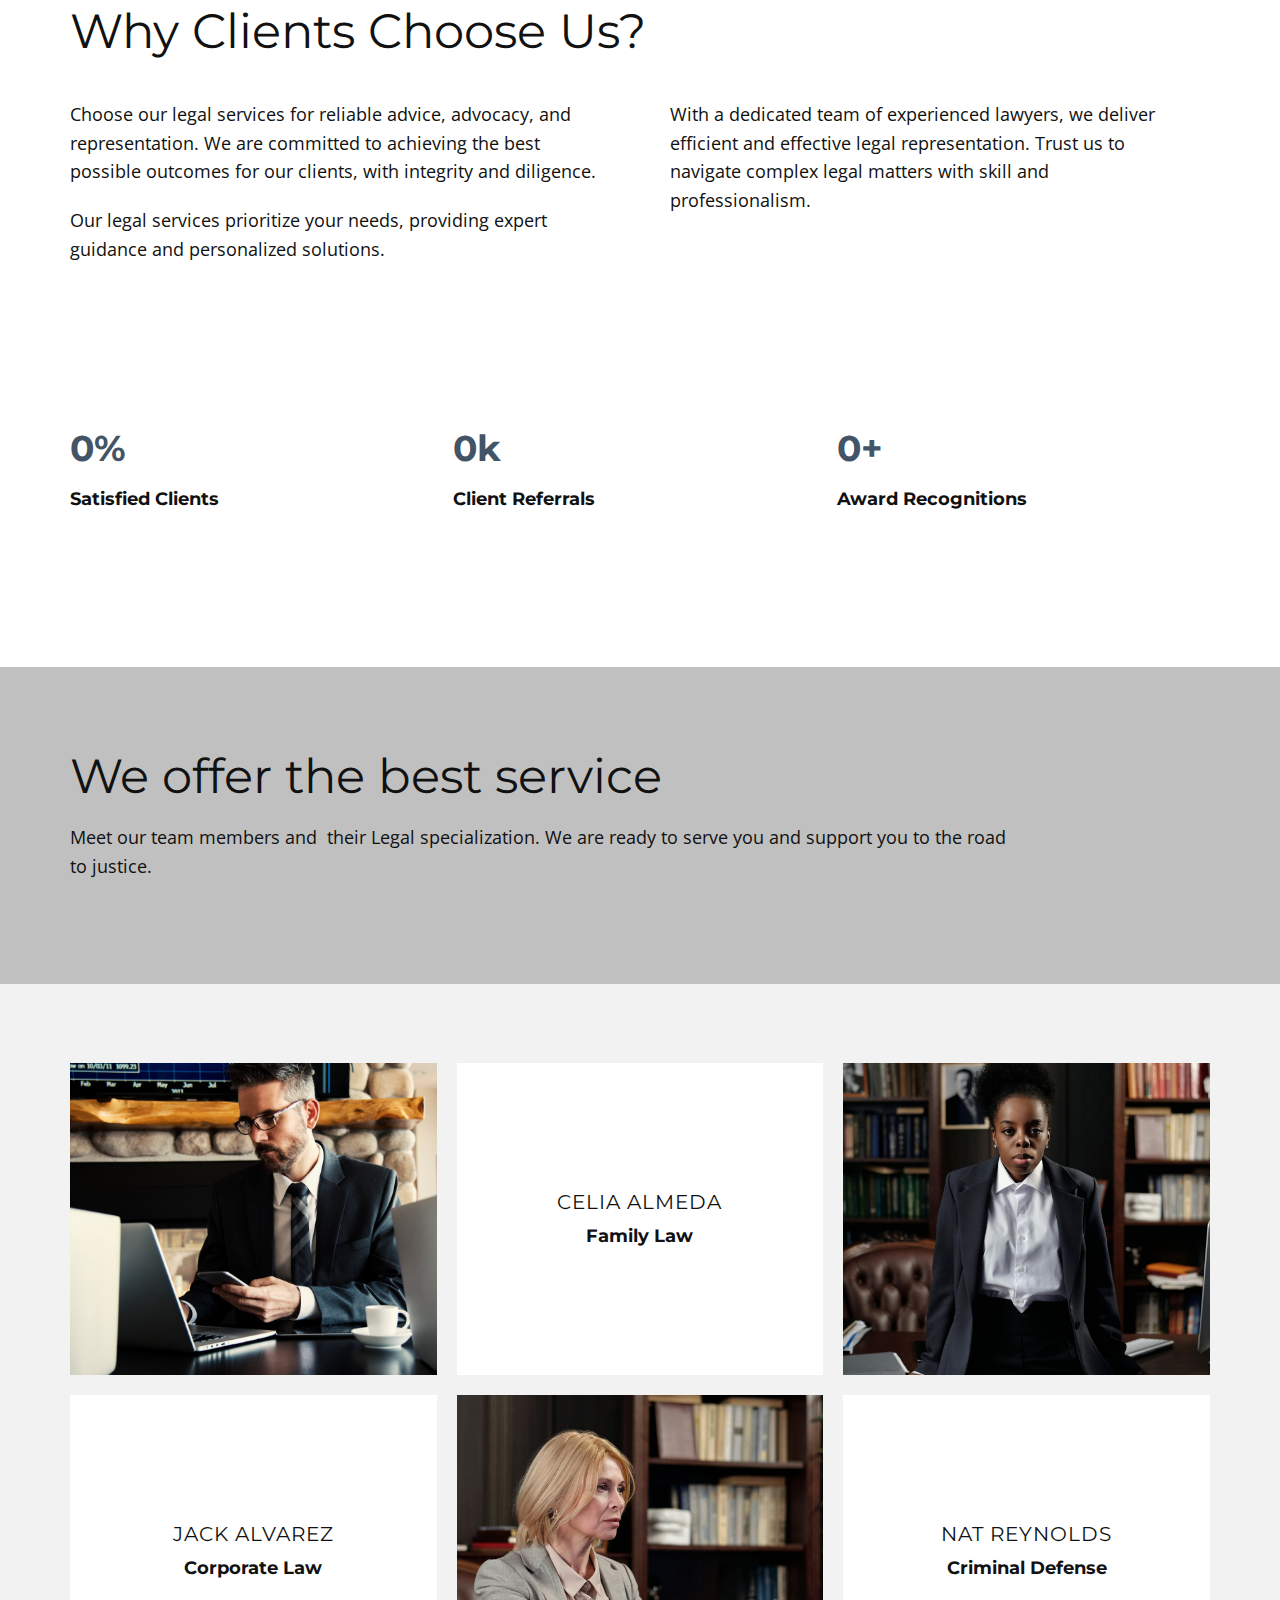
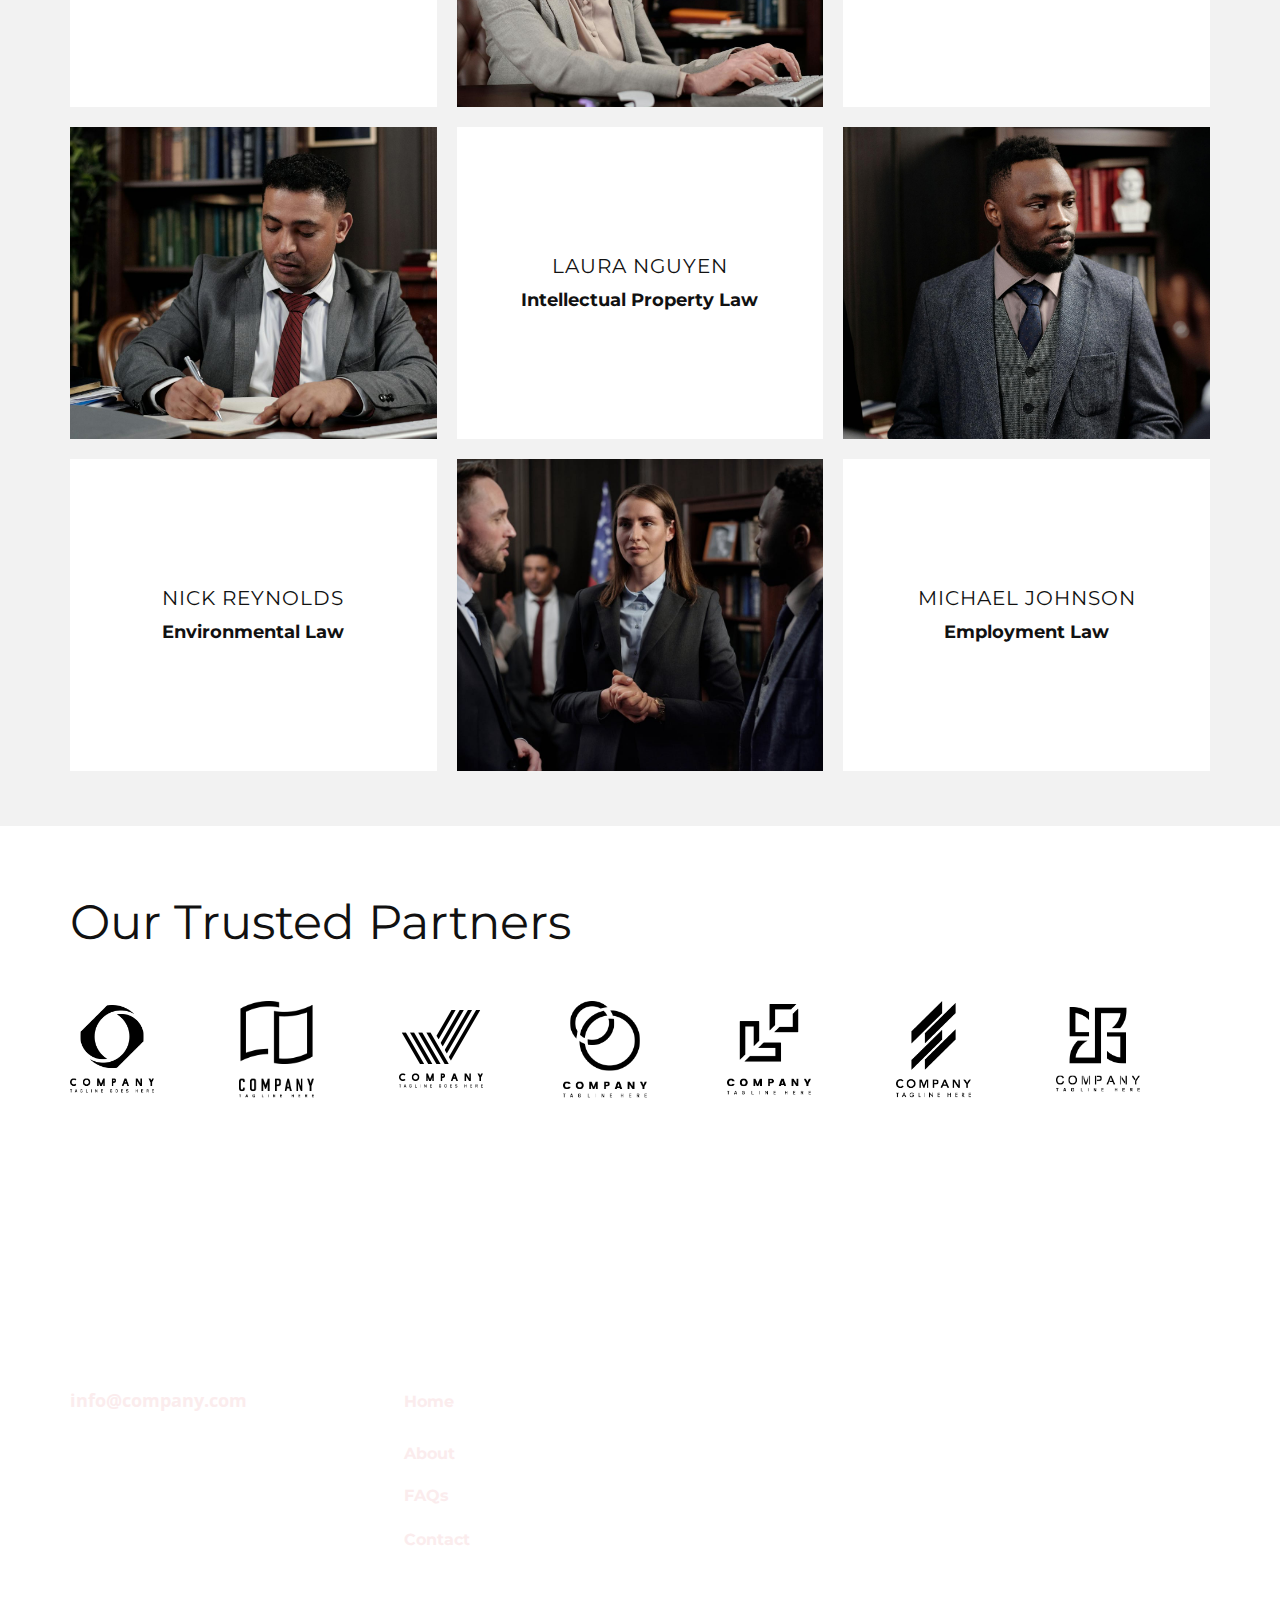
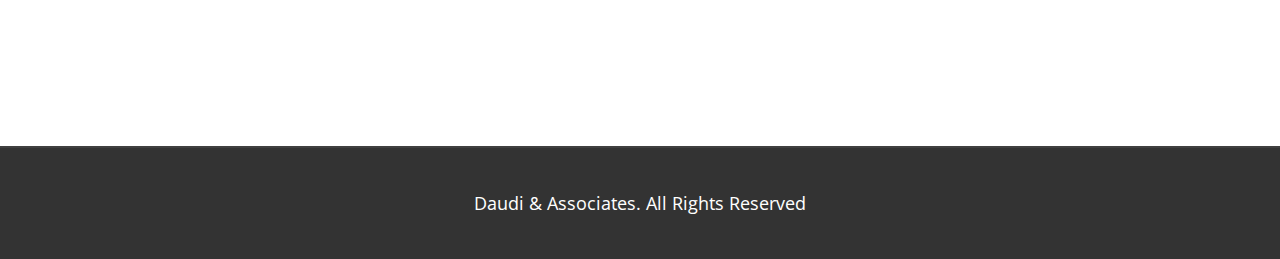
<file: Law Firm/About.html>
<!DOCTYPE html>
<html style="font-size: 16px;" lang="en"><head>
    <meta name="viewport" content="width=device-width, initial-scale=1.0">
    <meta charset="utf-8">
    <meta name="keywords" content="​Employment Law Updates, ​Why Clients Choose Us?, ​We serve the best service, Trusted Partners​, Contact us">
    <meta name="description" content="">
    <title>About</title>
    <link rel="stylesheet" href="nicepage.css" media="screen">
<link rel="stylesheet" href="About.css" media="screen">
    <script class="u-script" type="text/javascript" src="jquery.js" defer=""></script>
    <script class="u-script" type="text/javascript" src="nicepage.js" defer=""></script>
    
    <link id="u-theme-google-font" rel="stylesheet" href="https://fonts.googleapis.com/css?family=Roboto:100,100i,300,300i,400,400i,500,500i,700,700i,900,900i|Open+Sans:300,300i,400,400i,500,500i,600,600i,700,700i,800,800i">
    <link id="u-page-google-font" rel="stylesheet" href="https://fonts.googleapis.com/css?family=Montserrat:100,100i,200,200i,300,300i,400,400i,500,500i,600,600i,700,700i,800,800i,900,900i">
    <script type="application/ld+json">{
		"@context": "http://schema.org",
		"@type": "Organization",
		"name": "",
		"logo": "images/Law_Firm_Logo-removebg-preview.png"
}</script>
    <meta name="theme-color" content="#478ac9">
    <meta property="og:title" content="About">
    <meta property="og:type" content="website">
  <meta data-intl-tel-input-cdn-path="intlTelInput/"></head>
  <body data-path-to-root="./" data-include-products="false" class="u-body u-xl-mode" data-lang="en"><header class="u-box-shadow u-clearfix u-header u-sticky u-sticky-aa24 u-valign-top-lg u-valign-top-xl u-white u-header" id="sec-a9d9"><a href="#" class="u-image u-logo u-image-1" data-image-width="500" data-image-height="500">
        <img src="images/Law_Firm_Logo-removebg-preview.png" class="u-logo-image u-logo-image-1">
      </a><nav class="u-menu u-menu-one-level u-offcanvas u-menu-1" data-responsive-from="MD">
        <div class="menu-collapse" style="font-size: 1rem; letter-spacing: 0px;">
          <a class="u-button-style u-custom-left-right-menu-spacing u-custom-padding-bottom u-custom-text-active-color u-custom-text-hover-color u-custom-top-bottom-menu-spacing u-hamburger-link u-nav-link u-text-active-palette-1-base u-text-hover-grey-50 u-hamburger-link-1" href="#">
            <svg class="u-svg-link" viewBox="0 0 24 24"><use xlink:href="#menu-hamburger"></use></svg>
            <svg class="u-svg-content" version="1.1" id="menu-hamburger" viewBox="0 0 16 16" x="0px" y="0px" xmlns:xlink="http://www.w3.org/1999/xlink" xmlns="http://www.w3.org/2000/svg"><g><rect y="1" width="16" height="2"></rect><rect y="7" width="16" height="2"></rect><rect y="13" width="16" height="2"></rect>
</g></svg>
          </a>
        </div>
        <div class="u-custom-menu u-nav-container">
          <ul class="u-nav u-unstyled u-nav-1"><li class="u-nav-item"><a class="u-button-style u-nav-link u-text-active-grey-40 u-text-hover-grey-60" href="index.css" style="padding: 10px 20px;">Home</a>
</li><li class="u-nav-item"><a class="u-button-style u-nav-link u-text-active-grey-40 u-text-hover-grey-60" href="About.html" style="padding: 10px 20px;">About</a>
</li><li class="u-nav-item"><a class="u-button-style u-nav-link u-text-active-grey-40 u-text-hover-grey-60" href="FAQ-Page.html" style="padding: 10px 20px;">FAQ</a>
</li><li class="u-nav-item"><a class="u-button-style u-nav-link u-text-active-grey-40 u-text-hover-grey-60" href="Contact.html" style="padding: 10px 1px 10px 20px;">Contact</a>
</li></ul>
        </div>
        <div class="u-custom-menu u-nav-container-collapse">
          <div class="u-black u-container-style u-inner-container-layout u-opacity u-opacity-95 u-sidenav">
            <div class="u-inner-container-layout u-sidenav-overflow">
              <div class="u-menu-close"></div>
              <ul class="u-align-center u-custom-font u-font-montserrat u-nav u-popupmenu-items u-unstyled u-nav-2"><li class="u-nav-item"><a class="u-button-style u-nav-link" href="index.html">Home</a>
</li><li class="u-nav-item"><a class="u-button-style u-nav-link" href="About.html">About</a>
</li><li class="u-nav-item"><a class="u-button-style u-nav-link" href="FAQ-Page.html">FAQ</a>
</li><li class="u-nav-item"><a class="u-button-style u-nav-link" href="Contact.html">Contact</a>
</li></ul>
            </div>
          </div>
          <div class="u-black u-menu-overlay u-opacity u-opacity-var" style="--opacity: 0.7;"></div>
        </div>
        <style class="menu-style">@media (max-width: 939px) {
                    [data-responsive-from="MD"] .u-nav-container {
                        display: none;
                    }
                    [data-responsive-from="MD"] .menu-collapse {
                        display: block;
                    }
                }</style>
      </nav></header>
    <section class="u-clearfix u-container-align-left u-image u-shading u-section-1" id="sec-8292" data-image-width="1920" data-image-height="1280">
      <div class="u-clearfix u-sheet u-sheet-1">
        <h1 class="u-align-left u-text u-text-1"> Get to know About Us</h1>
        <p class="u-align-left u-text u-text-2"> We are diversified in areas of the legal field.&nbsp;<br>Read through to know more.
        </p>
        <a href="About.html#sec-7e12" data-page-id="2768323813" class="u-active-grey-90 u-border-none u-btn u-button-style u-grey-10 u-hover-grey-60 u-text-black u-btn-1">Read More<br>
        </a>
      </div>
    </section>
    <section class="u-clearfix u-container-align-center u-section-2" id="sec-7e12">
      <div class="u-clearfix u-sheet u-valign-middle u-sheet-1">
        <div class="data-layout-selected u-clearfix u-expanded-width u-layout-wrap u-layout-wrap-1">
          <div class="u-layout">
            <div class="u-layout-row">
              <div class="u-container-style u-layout-cell u-size-40 u-layout-cell-1">
                <div class="u-container-layout u-container-layout-1">
                  <h3 class="u-text u-text-default u-text-1">About Us </h3>
                  <p class="u-text u-text-default u-text-2">Our law firm was established on the grounds of Integrity and Justice.<br>Since our establishment, we have managed to be of significant help to our clients.
                  </p>
                  <p class="u-text u-text-default u-text-3">With a commitment to excellence, our law firm upholds the highest standards of professionalism. Trust us to protect your rights and advocate for your best interests with diligence and dedication.</p>
                  <p class="u-text u-text-default u-text-4">Our esteemed law firm is dedicated to delivering exceptional legal services. With a focus on integrity and expertise, we strive to provide effective solutions for our clients.</p>
                </div>
              </div>
              <div class="u-container-align-center u-container-style u-image u-layout-cell u-size-20 u-image-1" data-image-width="1920" data-image-height="2877">
                <div class="u-container-layout u-container-layout-2"></div>
              </div>
            </div>
          </div>
        </div>
      </div>
    </section>
    <section class="u-align-center u-clearfix u-container-align-center u-container-align-left u-section-3" id="sec-2718">
      <div class="u-clearfix u-sheet u-sheet-1">
        <h2 class="u-text u-text-default u-text-1"> Why Clients Choose Us?</h2>
        <div class="data-layout-selected u-clearfix u-expanded-width u-layout-wrap u-layout-wrap-1">
          <div class="u-layout">
            <div class="u-layout-row">
              <div class="u-container-style u-layout-cell u-size-30 u-layout-cell-1">
                <div class="u-container-layout u-container-layout-1">
                  <p class="u-text u-text-default u-text-2">Choose our legal services for reliable advice, advocacy, and representation. We are committed to achieving the best possible outcomes for our clients, with integrity and diligence.</p>
                  <p class="u-text u-text-default u-text-3">Our legal services prioritize your needs, providing expert guidance and personalized solutions.</p>
                </div>
              </div>
              <div class="u-container-style u-layout-cell u-size-30 u-layout-cell-2">
                <div class="u-container-layout u-container-layout-2">
                  <p class="u-text u-text-default u-text-4">With a dedicated team of experienced lawyers, we deliver efficient and effective legal representation. Trust us to navigate complex legal matters with skill and professionalism.</p>
                </div>
              </div>
            </div>
          </div>
        </div>
        <div class="u-expanded-width u-list u-list-1">
          <div class="u-repeater u-repeater-1">
            <div class="u-container-align-left u-container-style u-list-item u-repeater-item">
              <div class="u-container-layout u-similar-container u-valign-middle u-container-layout-3">
                <h3 class="u-align-left u-text u-text-palette-1-dark-2 u-text-5" data-animation-name="counter" data-animation-event="scroll" data-animation-duration="3000">80%</h3>
                <h6 class="u-align-left u-text u-text-6"> Satisfied Clients</h6>
              </div>
            </div>
            <div class="u-container-align-left u-container-style u-list-item u-repeater-item">
              <div class="u-container-layout u-similar-container u-valign-middle u-container-layout-4">
                <h3 class="u-align-left u-text u-text-palette-1-dark-2 u-text-7" data-animation-name="counter" data-animation-event="scroll" data-animation-duration="3000">2k</h3>
                <h6 class="u-align-left u-text u-text-8"> Client Referrals</h6>
              </div>
            </div>
            <div class="u-container-align-left u-container-style u-list-item u-repeater-item">
              <div class="u-container-layout u-similar-container u-valign-middle u-container-layout-5">
                <h3 class="u-align-left u-text u-text-palette-1-dark-2 u-text-9" data-animation-name="counter" data-animation-event="scroll" data-animation-duration="3000">100+</h3>
                <h6 class="u-align-left u-text u-text-10"> Award Recognitions</h6>
              </div>
            </div>
          </div>
        </div>
      </div>
    </section>
    <section class="u-clearfix u-container-align-left u-grey-25 u-section-4" id="sec-d779">
      <div class="u-clearfix u-sheet u-valign-middle u-sheet-1">
        <h2 class="u-align-left u-text u-text-default u-text-1"> We offer the best service</h2>
        <p class="u-align-left u-text u-text-default u-text-2">Meet our team members and&nbsp; their Legal specialization. We are ready to serve you and support you to the road&nbsp;<br>to justice.
        </p>
      </div>
    </section>
    <section class="u-clearfix u-container-align-center u-grey-5 u-section-5" id="sec-9a3f">
      <div class="u-clearfix u-sheet u-sheet-1">
        <div class="data-layout-selected u-clearfix u-expanded-width u-gutter-20 u-layout-wrap u-layout-wrap-1">
          <div class="u-gutter-0 u-layout">
            <div class="u-layout-col">
              <div class="u-size-15">
                <div class="u-layout-row">
                  <div class="u-container-style u-image u-layout-cell u-size-20 u-image-1" data-image-width="1280" data-image-height="886">
                    <div class="u-container-layout"></div>
                  </div>
                  <div class="u-container-align-center u-container-style u-layout-cell u-size-20 u-white u-layout-cell-2">
                    <div class="u-container-layout u-valign-middle u-container-layout-2">
                      <h5 class="u-align-center u-text u-text-1">Celia Almeda</h5>
                      <h6 class="u-align-center u-text u-text-2"> Family Law</h6>
                    </div>
                  </div>
                  <div class="u-container-style u-image u-layout-cell u-size-20 u-image-2" data-image-width="1280" data-image-height="1918">
                    <div class="u-container-layout"></div>
                  </div>
                </div>
              </div>
              <div class="u-size-15">
                <div class="u-layout-row">
                  <div class="u-container-align-center u-container-style u-layout-cell u-size-20 u-white u-layout-cell-4">
                    <div class="u-container-layout u-container-layout-4">
                      <h5 class="u-align-center u-text u-text-3">Jack Alvarez</h5>
                      <h6 class="u-align-center u-text u-text-4"> Corporate Law</h6>
                    </div>
                  </div>
                  <div class="u-container-style u-image u-layout-cell u-size-20 u-image-3" data-image-width="1280" data-image-height="1918">
                    <div class="u-container-layout"></div>
                  </div>
                  <div class="u-container-align-center u-container-style u-layout-cell u-size-20 u-white u-layout-cell-6">
                    <div class="u-container-layout u-container-layout-6">
                      <h5 class="u-align-center u-text u-text-5">Nat Reynolds</h5>
                      <h6 class="u-align-center u-text u-text-6"> Criminal Defense</h6>
                    </div>
                  </div>
                </div>
              </div>
              <div class="u-size-15">
                <div class="u-layout-row">
                  <div class="u-container-style u-image u-layout-cell u-size-20 u-image-4" data-image-width="1280" data-image-height="1918">
                    <div class="u-container-layout"></div>
                  </div>
                  <div class="u-container-align-center u-container-style u-layout-cell u-size-20 u-white u-layout-cell-8">
                    <div class="u-container-layout u-container-layout-8">
                      <h5 class="u-align-center u-text u-text-7"> Laura Nguyen</h5>
                      <h6 class="u-align-center u-text u-text-8"> Intellectual Property Law</h6>
                    </div>
                  </div>
                  <div class="u-container-style u-image u-layout-cell u-size-20 u-image-5" data-image-width="1281" data-image-height="1920">
                    <div class="u-container-layout"></div>
                  </div>
                </div>
              </div>
              <div class="u-size-15">
                <div class="u-layout-row">
                  <div class="u-container-align-center u-container-style u-layout-cell u-size-20 u-white u-layout-cell-10">
                    <div class="u-container-layout u-valign-middle u-container-layout-10">
                      <h5 class="u-align-center u-text u-text-9">nick Reynolds</h5>
                      <h6 class="u-align-center u-text u-text-10"> Environmental Law</h6>
                    </div>
                  </div>
                  <div class="u-container-style u-image u-layout-cell u-size-20 u-image-6" data-image-width="1280" data-image-height="854">
                    <div class="u-container-layout"></div>
                  </div>
                  <div class="u-container-align-center u-container-style u-layout-cell u-size-20 u-white u-layout-cell-12">
                    <div class="u-container-layout u-container-layout-12">
                      <h5 class="u-align-center u-text u-text-11"> Michael Johnson</h5>
                      <h6 class="u-align-center u-text u-text-12"> Employment Law</h6>
                    </div>
                  </div>
                </div>
              </div>
            </div>
          </div>
        </div>
      </div>
    </section>
    <section class="u-align-center u-clearfix u-container-align-center u-container-align-left u-section-6" id="sec-6197">
      <div class="u-clearfix u-sheet u-sheet-1">
        <h2 class="u-align-left u-text u-text-default u-text-1">Our Trusted Partners </h2>
        <div class="u-expanded-width u-list u-list-1">
          <div class="u-repeater u-repeater-1">
            <div class="u-align-center u-container-align-center u-container-align-left u-container-style u-list-item u-repeater-item">
              <div class="u-container-layout u-similar-container u-valign-middle u-container-layout-1">
                <img class="u-image u-image-contain u-image-default u-preserve-proportions u-image-1" src="images/black-logo-1.png" alt="" data-image-width="151" data-image-height="158">
              </div>
            </div>
            <div class="u-align-center u-container-align-center u-container-align-left u-container-style u-list-item u-repeater-item">
              <div class="u-container-layout u-similar-container u-valign-middle u-container-layout-2">
                <img class="u-image u-image-contain u-image-default u-preserve-proportions u-image-2" src="images/black-logo-2_150.png" alt="" data-image-width="116" data-image-height="150">
              </div>
            </div>
            <div class="u-align-center u-container-align-center u-container-align-left u-container-style u-list-item u-repeater-item">
              <div class="u-container-layout u-similar-container u-valign-middle u-container-layout-3">
                <img class="u-image u-image-contain u-image-default u-preserve-proportions u-image-3" src="images/black-logo-3.png" alt="" data-image-width="168" data-image-height="156">
              </div>
            </div>
            <div class="u-align-center u-container-align-center u-container-align-left u-container-style u-list-item u-repeater-item">
              <div class="u-container-layout u-similar-container u-valign-middle u-container-layout-4">
                <img class="u-image u-image-contain u-image-default u-preserve-proportions u-image-4" src="images/black-logo-4.png" alt="" data-image-width="134" data-image-height="154">
              </div>
            </div>
            <div class="u-align-center u-container-align-center u-container-align-left u-container-style u-list-item u-repeater-item">
              <div class="u-container-layout u-similar-container u-valign-middle u-container-layout-5">
                <img class="u-image u-image-contain u-image-default u-preserve-proportions u-image-5" src="images/black-logo-5.png" alt="" data-image-width="142" data-image-height="155">
              </div>
            </div>
            <div class="u-align-center u-container-align-center u-container-align-left u-container-style u-list-item u-repeater-item">
              <div class="u-container-layout u-similar-container u-valign-middle u-container-layout-6">
                <img class="u-image u-image-contain u-image-default u-preserve-proportions u-image-6" src="images/black-logo-6.png" alt="" data-image-width="131" data-image-height="171">
              </div>
            </div>
            <div class="u-align-center u-container-align-center u-container-align-left u-container-style u-list-item u-repeater-item">
              <div class="u-container-layout u-similar-container u-valign-middle u-container-layout-7">
                <img class="u-image u-image-contain u-image-default u-preserve-proportions u-image-7" src="images/black-logo-8_150.png" alt="" data-image-width="148" data-image-height="150">
              </div>
            </div>
          </div>
        </div>
      </div>
    </section>
    <section class="skrollable u-border-2 u-border-grey-75 u-border-no-left u-border-no-right u-border-no-top u-clearfix u-image u-parallax u-shading u-section-7" id="sec-ba85" data-image-width="1280" data-image-height="853">
      <div class="u-clearfix u-sheet u-sheet-1">
        <div class="u-clearfix u-group-elements u-group-elements-1">
          <h2 class="u-align-left u-text u-text-1">Contact Info.<br>
          </h2>
          <h4 class="u-align-left u-text u-text-2"> Email:</h4>
          <p class="u-align-left u-text u-text-default u-text-3">
            <a class="u-active-none u-border-none u-btn u-button-link u-button-style u-hover-none u-none u-text-palette-2-light-3 u-btn-1" href="#"> i​nfo@company.com<br>
            </a>
          </p>
          <h4 class="u-align-left u-text u-text-default u-text-4"> Phone:</h4>
          <p class="u-align-left u-text u-text-default u-text-5"> +123-456-7890</p>
          <div class="u-social-icons u-spacing-14 u-social-icons-1">
            <a class="u-social-url" title="facebook" target="_blank" href="https://facebook.com/name">
              <span class="u-icon u-social-facebook u-social-icon u-text-white u-icon-1"><svg class="u-svg-link" preserveAspectRatio="xMidYMin slice" viewBox="0 0 112 112" style=""><use xlink:href="#svg-5cfa"></use></svg><svg class="u-svg-content" viewBox="0 0 112 112" x="0" y="0" id="svg-5cfa"><path fill="currentColor" d="M75.5,28.8H65.4c-1.5,0-4,0.9-4,4.3v9.4h13.9l-1.5,15.8H61.4v45.1H42.8V58.3h-8.8V42.4h8.8V32.2
c0-7.4,3.4-18.8,18.8-18.8h13.8v15.4H75.5z"></path></svg></span>
            </a>
            <a class="u-social-url" title="twitter" target="_blank" href="https://twitter.com/name">
              <span class="u-icon u-social-icon u-social-twitter u-text-white u-icon-2"><svg class="u-svg-link" preserveAspectRatio="xMidYMin slice" viewBox="0 0 112.2 112.2" style=""><use xlink:href="#svg-2a72"></use></svg><svg class="u-svg-content" viewBox="0 0 112.2 112.2" x="0px" y="0px" id="svg-2a72"><path d="M67.1,49.1L98.6,16h-12L62,42L43.2,16H11l32.8,45.2L11,96h11.6l26.3-27.7L69.1,96H101L67.1,49.1z M55,61.9l-5.1-7L27.5,24.4
	h11.4l17.3,23.8l5.1,7.1l23.4,32.2H73.8L55,61.9z"></path></svg></span>
            </a>
            <a class="u-social-url" title="instagram" target="_blank" href="https://instagram.com/name">
              <span class="u-icon u-social-icon u-social-instagram u-text-white u-icon-3"><svg class="u-svg-link" preserveAspectRatio="xMidYMin slice" viewBox="0 0 112 112" style=""><use xlink:href="#svg-4d2d"></use></svg><svg class="u-svg-content" viewBox="0 0 112 112" x="0" y="0" id="svg-4d2d"><path fill="currentColor" d="M55.9,32.9c-12.8,0-23.2,10.4-23.2,23.2s10.4,23.2,23.2,23.2s23.2-10.4,23.2-23.2S68.7,32.9,55.9,32.9z
	 M55.9,69.4c-7.4,0-13.3-6-13.3-13.3c-0.1-7.4,6-13.3,13.3-13.3s13.3,6,13.3,13.3C69.3,63.5,63.3,69.4,55.9,69.4z"></path><path fill="currentColor" d="M78.2,11H33.5C21,11,10.8,21.3,10.8,33.7v44.7c0,12.6,10.2,22.8,22.7,22.8h44.7c12.6,0,22.7-10.2,22.7-22.7
	V33.7C100.8,21.1,90.6,11,78.2,11z M91,78.4c0,7.1-5.8,12.8-12.8,12.8H33.5c-7.1,0-12.8-5.8-12.8-12.8V33.7
	c0-7.1,5.8-12.8,12.8-12.8h44.7c7.1,0,12.8,5.8,12.8,12.8V78.4z"></path></svg></span>
            </a>
          </div>
        </div>
        <div class="u-clearfix u-group-elements u-group-elements-2">
          <h4 class="u-align-left u-text u-text-6">Quick Links </h4>
          <a class="u-active-none u-border-none u-btn u-button-link u-button-style u-hover-none u-none u-text-palette-2-light-3 u-btn-2" href="index.html" data-page-id="899606651" title="Home">Home<br>
          </a>
          <a class="u-active-none u-border-none u-btn u-button-link u-button-style u-hover-none u-none u-text-palette-2-light-3 u-btn-3" href="About.html" data-page-id="2768323813" title="About">About<br>
          </a>
          <a class="u-active-none u-border-none u-btn u-button-link u-button-style u-hover-none u-none u-text-palette-2-light-3 u-btn-4" href="FAQ-Page.html" data-page-id="2877326340" title="FAQ Page">FAQs<br>
          </a>
          <a class="u-active-none u-border-none u-btn u-button-link u-button-style u-hover-none u-none u-text-palette-2-light-3 u-btn-5" href="Contact.html" data-page-id="40739921" title="Contact">Contact<br>
          </a>
        </div>
      </div>
    </section>
    
    
    
    <footer class="u-align-center u-clearfix u-container-align-center u-footer u-grey-80 u-footer" id="sec-a86e"><div class="u-clearfix u-sheet u-valign-middle-lg u-valign-middle-md u-valign-middle-sm u-valign-middle-xl u-sheet-1">
        <p class="u-text u-text-default-lg u-text-default-md u-text-default-sm u-text-default-xl u-text-1"> Daudi &amp; Associates. All Rights Reserved</p>
      </div></footer>
  
</body></html>
</file>
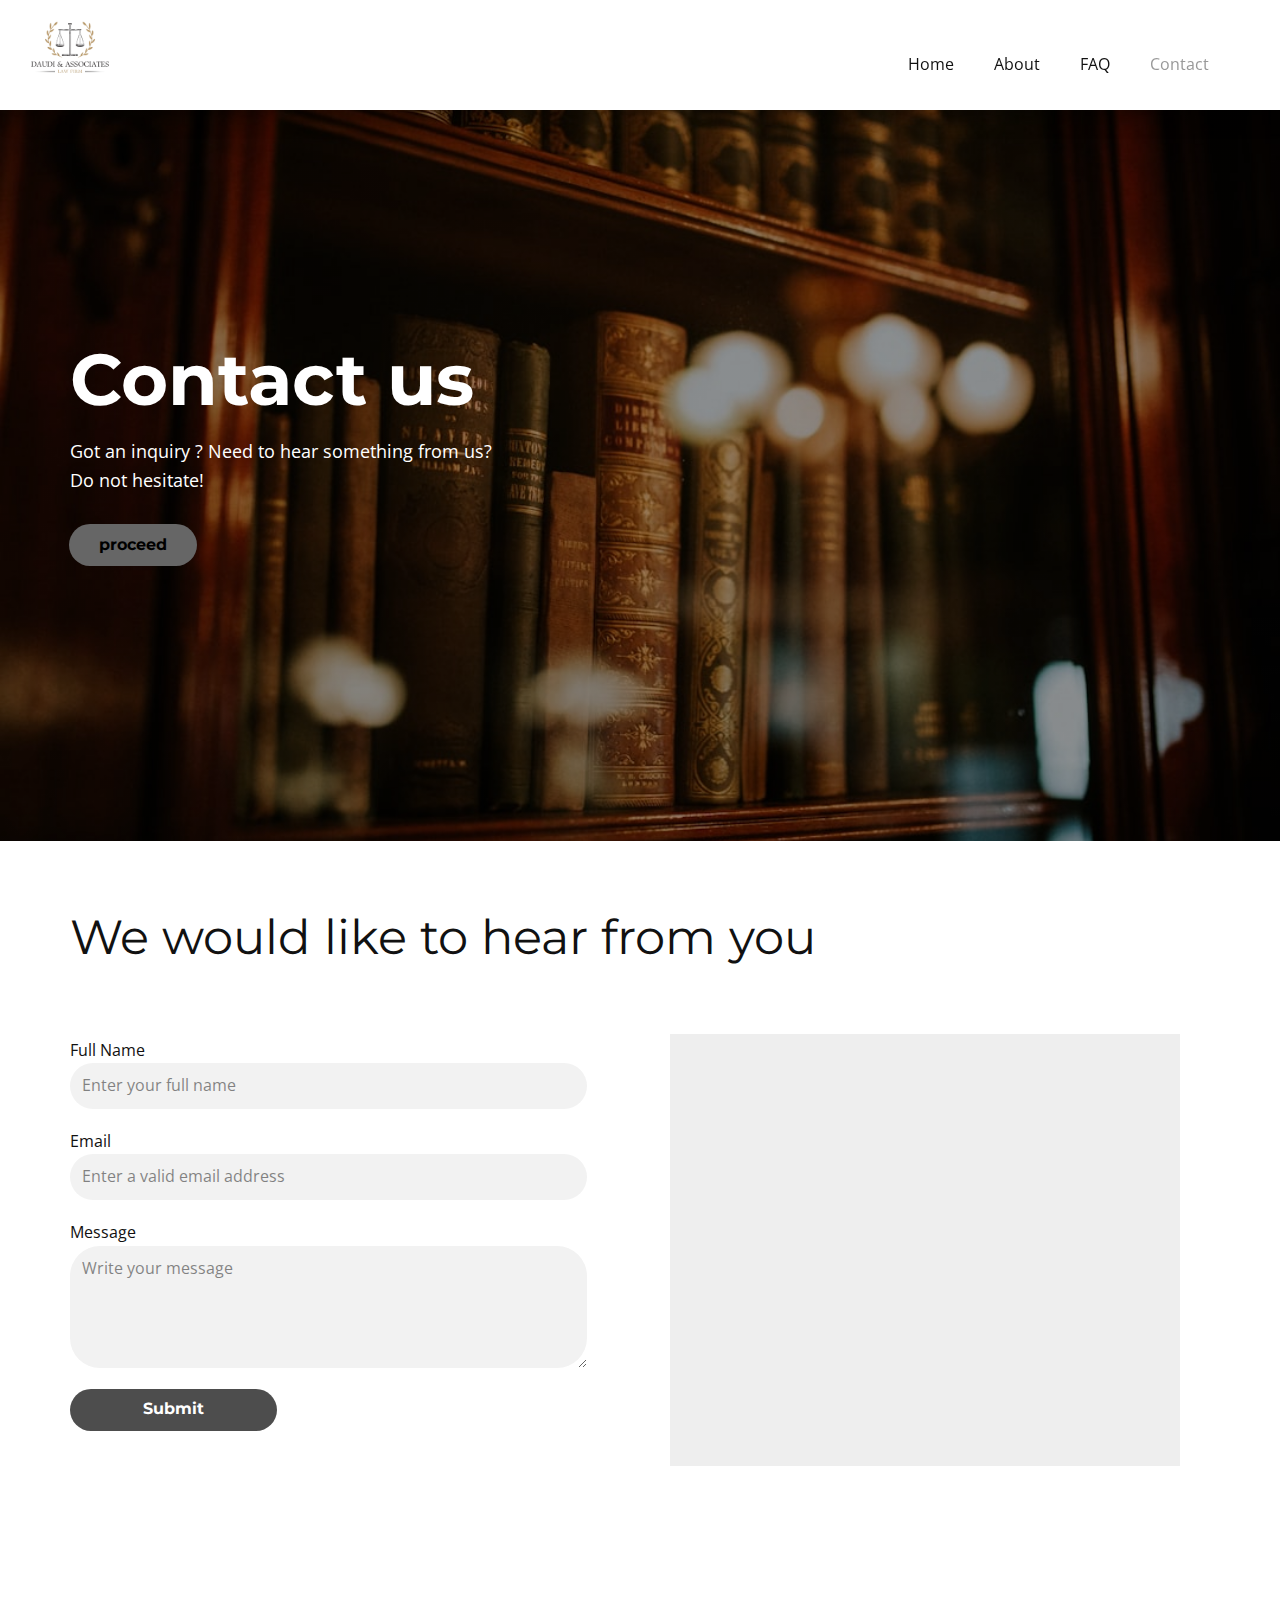
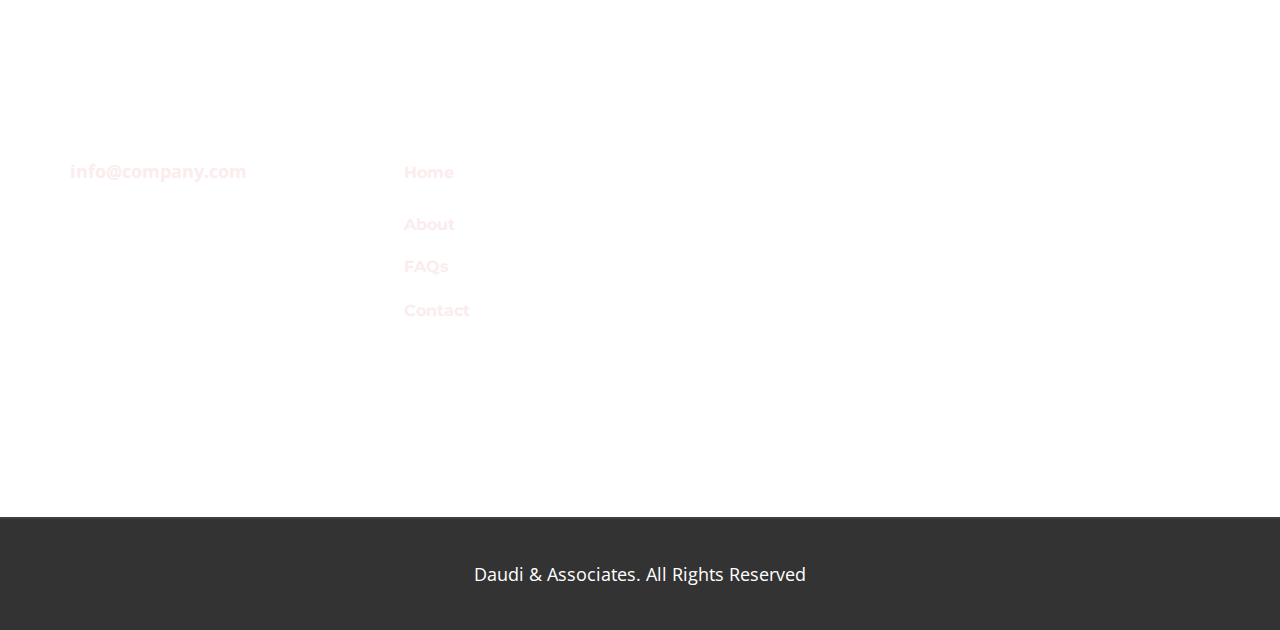
<file: Law Firm/Contact.html>
<!DOCTYPE html>
<html style="font-size: 16px;" lang="en"><head>
    <meta name="viewport" content="width=device-width, initial-scale=1.0">
    <meta charset="utf-8">
    <meta name="keywords" content="​Understanding Civil Liability, ​Protecting Your Rights, Contact us">
    <meta name="description" content="">
    <title>Contact</title>
    <link rel="stylesheet" href="nicepage.css" media="screen">
<link rel="stylesheet" href="Contact.css" media="screen">
    <script class="u-script" type="text/javascript" src="jquery.js" defer=""></script>
    <script class="u-script" type="text/javascript" src="nicepage.js" defer=""></script>
    <meta name="referrer" content="origin">
    
    
    
    
    
    <link id="u-theme-google-font" rel="stylesheet" href="https://fonts.googleapis.com/css?family=Roboto:100,100i,300,300i,400,400i,500,500i,700,700i,900,900i|Open+Sans:300,300i,400,400i,500,500i,600,600i,700,700i,800,800i">
    <link id="u-page-google-font" rel="stylesheet" href="https://fonts.googleapis.com/css?family=Montserrat:100,100i,200,200i,300,300i,400,400i,500,500i,600,600i,700,700i,800,800i,900,900i">
    <script type="application/ld+json">{
		"@context": "http://schema.org",
		"@type": "Organization",
		"name": "",
		"logo": "images/Law_Firm_Logo-removebg-preview.png"
}</script>
    <meta name="theme-color" content="#478ac9">
    <meta property="og:title" content="Contact">
    <meta property="og:type" content="website">
  <meta data-intl-tel-input-cdn-path="intlTelInput/"></head>
  <body data-path-to-root="./" data-include-products="false" class="u-body u-xl-mode" data-lang="en"><header class="u-box-shadow u-clearfix u-header u-sticky u-sticky-aa24 u-valign-top-lg u-valign-top-xl u-white u-header" id="sec-a9d9"><a href="#" class="u-image u-logo u-image-1" data-image-width="500" data-image-height="500">
        <img src="images/Law_Firm_Logo-removebg-preview.png" class="u-logo-image u-logo-image-1">
      </a><nav class="u-menu u-menu-one-level u-offcanvas u-menu-1" data-responsive-from="MD">
        <div class="menu-collapse" style="font-size: 1rem; letter-spacing: 0px;">
          <a class="u-button-style u-custom-left-right-menu-spacing u-custom-padding-bottom u-custom-text-active-color u-custom-text-hover-color u-custom-top-bottom-menu-spacing u-hamburger-link u-nav-link u-text-active-palette-1-base u-text-hover-grey-50 u-hamburger-link-1" href="#">
            <svg class="u-svg-link" viewBox="0 0 24 24"><use xlink:href="#menu-hamburger"></use></svg>
            <svg class="u-svg-content" version="1.1" id="menu-hamburger" viewBox="0 0 16 16" x="0px" y="0px" xmlns:xlink="http://www.w3.org/1999/xlink" xmlns="http://www.w3.org/2000/svg"><g><rect y="1" width="16" height="2"></rect><rect y="7" width="16" height="2"></rect><rect y="13" width="16" height="2"></rect>
</g></svg>
          </a>
        </div>
        <div class="u-custom-menu u-nav-container">
          <ul class="u-nav u-unstyled u-nav-1"><li class="u-nav-item"><a class="u-button-style u-nav-link u-text-active-grey-40 u-text-hover-grey-60" href="index.html" style="padding: 10px 20px;">Home</a>
</li><li class="u-nav-item"><a class="u-button-style u-nav-link u-text-active-grey-40 u-text-hover-grey-60" href="About.html" style="padding: 10px 20px;">About</a>
</li><li class="u-nav-item"><a class="u-button-style u-nav-link u-text-active-grey-40 u-text-hover-grey-60" href="FAQ-Page.html" style="padding: 10px 20px;">FAQ</a>
</li><li class="u-nav-item"><a class="u-button-style u-nav-link u-text-active-grey-40 u-text-hover-grey-60" href="Contact.html" style="padding: 10px 1px 10px 20px;">Contact</a>
</li></ul>
        </div>
        <div class="u-custom-menu u-nav-container-collapse">
          <div class="u-black u-container-style u-inner-container-layout u-opacity u-opacity-95 u-sidenav">
            <div class="u-inner-container-layout u-sidenav-overflow">
              <div class="u-menu-close"></div>
              <ul class="u-align-center u-custom-font u-font-montserrat u-nav u-popupmenu-items u-unstyled u-nav-2"><li class="u-nav-item"><a class="u-button-style u-nav-link" href="index.html">Home</a>
</li><li class="u-nav-item"><a class="u-button-style u-nav-link" href="About.html">About</a>
</li><li class="u-nav-item"><a class="u-button-style u-nav-link" href="FAQ-Page.html">FAQ</a>
</li><li class="u-nav-item"><a class="u-button-style u-nav-link" href="Contact.html">Contact</a>
</li></ul>
            </div>
          </div>
          <div class="u-black u-menu-overlay u-opacity u-opacity-var" style="--opacity: 0.7;"></div>
        </div>
        <style class="menu-style">@media (max-width: 939px) {
                    [data-responsive-from="MD"] .u-nav-container {
                        display: none;
                    }
                    [data-responsive-from="MD"] .menu-collapse {
                        display: block;
                    }
                }</style>
      </nav></header>
    <section class="u-clearfix u-image u-shading u-section-1" id="sec-2c6d" data-image-width="1920" data-image-height="1280">
      <div class="u-clearfix u-sheet u-sheet-1">
        <h1 class="u-align-left u-text u-text-1">Contact us </h1>
        <p class="u-align-left u-text u-text-2">Got an inquiry ? Need to hear something from us?&nbsp;<br>Do not hesitate!
        </p>
        <a href="Contact.html#sec-8950" data-page-id="40739921" class="u-border-none u-btn u-button-style u-grey-60 u-hover-grey-25 u-text-black u-btn-1">proceed</a>
      </div>
    </section>
    <section class="u-clearfix u-container-align-left u-section-2" id="sec-8950">
      <div class="u-clearfix u-sheet u-valign-middle u-sheet-1">
        <h2 class="u-align-left u-text u-text-1"> We would like to hear from you</h2>
        <div class="data-layout-selected u-clearfix u-expanded-width u-layout-wrap u-layout-wrap-1">
          <div class="u-layout">
            <div class="u-layout-row">
              <div class="u-container-align-left u-container-style u-layout-cell u-size-30 u-layout-cell-1">
                <div class="u-container-layout u-valign-middle u-container-layout-1">
                  <div class="custom-expanded u-form u-form-1">
                    <form action="https://forms.nicepagesrv.com/v2/form/process" class="u-clearfix u-form-spacing-20 u-form-vertical u-inner-form" source="email" name="form-1" style="padding: 0px;">
                      <div class="u-form-group u-form-name u-form-group-1" data-dependency="[{&quot;action&quot;:&quot;show&quot;,&quot;field&quot;:&quot;email&quot;,&quot;condition&quot;:&quot;equal&quot;,&quot;value&quot;:&quot;&quot;}]">
                        <label for="name-a84f" class="u-label">Full Name</label>
                        <input type="text" placeholder="Enter your full name" id="name-a84f" name="name-1" class="u-border-none u-grey-5 u-input u-input-rectangle u-radius u-input-1" required="">
                      </div>
                      <div class="u-form-email u-form-group">
                        <label for="email-75aa" class="u-label">Email</label>
                        <input type="email" placeholder="Enter a valid email address" id="email-75aa" name="email" class="u-border-none u-grey-5 u-input u-input-rectangle u-radius u-input-2" required="">
                      </div>
                      <div class="u-form-group u-form-message">
                        <label for="message-75aa" class="u-label">Message</label>
                        <textarea placeholder="Write your message" rows="4" cols="50" id="message-75aa" name="message" class="u-border-none u-grey-5 u-input u-input-rectangle u-radius u-input-3" required=""></textarea>
                      </div>
                      <div class="u-align-left u-form-group u-form-submit">
                        <a href="#" class="u-border-none u-btn u-btn-round u-btn-submit u-button-style u-grey-70 u-hover-grey-30 u-radius u-btn-1">Submit</a>
                        <input type="submit" value="submit" class="u-form-control-hidden">
                      </div>
                      <div class="u-form-send-message u-form-send-success">Thank you! Your message has been sent.</div>
                      <div class="u-form-send-error u-form-send-message">Unable to send your message. An error occured</div>
                      <input type="hidden" value="" name="recaptchaResponse">
                      <input type="hidden" name="formServices" value="b6562b4a-9320-3169-4f02-0ecb3a14176f">
                    </form>
                  </div>
                </div>
              </div>
              <div class="u-container-style u-layout-cell u-size-30 u-layout-cell-2">
                <div class="u-container-layout u-container-layout-2">
                  <div class="u-expanded-width u-grey-light-2 u-map u-map-1">
                    <div class="embed-responsive">
                      <iframe class="embed-responsive-item" src="https://maps.google.com/maps?output=embed&amp;q=Nairobi%2C%20Kenya&amp;z=10&amp;t=m" data-map="[base64]"></iframe>
                    </div>
                  </div>
                </div>
              </div>
            </div>
          </div>
        </div>
      </div>
    </section>
    <section class="skrollable u-border-2 u-border-grey-75 u-border-no-left u-border-no-right u-border-no-top u-clearfix u-image u-parallax u-shading u-section-3" id="sec-77f1" data-image-width="1280" data-image-height="853">
      <div class="u-clearfix u-sheet u-sheet-1">
        <div class="u-clearfix u-group-elements u-group-elements-1">
          <h2 class="u-align-left u-text u-text-1">Contact Info.<br>
          </h2>
          <h4 class="u-align-left u-text u-text-2"> Email:</h4>
          <p class="u-align-left u-text u-text-default u-text-3">
            <a class="u-active-none u-border-none u-btn u-button-link u-button-style u-hover-none u-none u-text-palette-2-light-3 u-btn-1" href="#"> i​nfo@company.com<br>
            </a>
          </p>
          <h4 class="u-align-left u-text u-text-default u-text-4"> Phone:</h4>
          <p class="u-align-left u-text u-text-default u-text-5"> +123-456-7890</p>
          <div class="u-social-icons u-spacing-14 u-social-icons-1">
            <a class="u-social-url" title="facebook" target="_blank" href="https://facebook.com/name">
              <span class="u-icon u-social-facebook u-social-icon u-text-white u-icon-1"><svg class="u-svg-link" preserveAspectRatio="xMidYMin slice" viewBox="0 0 112 112" style=""><use xlink:href="#svg-5cfa"></use></svg><svg class="u-svg-content" viewBox="0 0 112 112" x="0" y="0" id="svg-5cfa"><path fill="currentColor" d="M75.5,28.8H65.4c-1.5,0-4,0.9-4,4.3v9.4h13.9l-1.5,15.8H61.4v45.1H42.8V58.3h-8.8V42.4h8.8V32.2
c0-7.4,3.4-18.8,18.8-18.8h13.8v15.4H75.5z"></path></svg></span>
            </a>
            <a class="u-social-url" title="twitter" target="_blank" href="https://twitter.com/name">
              <span class="u-icon u-social-icon u-social-twitter u-text-white u-icon-2"><svg class="u-svg-link" preserveAspectRatio="xMidYMin slice" viewBox="0 0 112.2 112.2" style=""><use xlink:href="#svg-2a72"></use></svg><svg class="u-svg-content" viewBox="0 0 112.2 112.2" x="0px" y="0px" id="svg-2a72"><path d="M67.1,49.1L98.6,16h-12L62,42L43.2,16H11l32.8,45.2L11,96h11.6l26.3-27.7L69.1,96H101L67.1,49.1z M55,61.9l-5.1-7L27.5,24.4
	h11.4l17.3,23.8l5.1,7.1l23.4,32.2H73.8L55,61.9z"></path></svg></span>
            </a>
            <a class="u-social-url" title="instagram" target="_blank" href="https://instagram.com/name">
              <span class="u-icon u-social-icon u-social-instagram u-text-white u-icon-3"><svg class="u-svg-link" preserveAspectRatio="xMidYMin slice" viewBox="0 0 112 112" style=""><use xlink:href="#svg-4d2d"></use></svg><svg class="u-svg-content" viewBox="0 0 112 112" x="0" y="0" id="svg-4d2d"><path fill="currentColor" d="M55.9,32.9c-12.8,0-23.2,10.4-23.2,23.2s10.4,23.2,23.2,23.2s23.2-10.4,23.2-23.2S68.7,32.9,55.9,32.9z
	 M55.9,69.4c-7.4,0-13.3-6-13.3-13.3c-0.1-7.4,6-13.3,13.3-13.3s13.3,6,13.3,13.3C69.3,63.5,63.3,69.4,55.9,69.4z"></path><path fill="currentColor" d="M78.2,11H33.5C21,11,10.8,21.3,10.8,33.7v44.7c0,12.6,10.2,22.8,22.7,22.8h44.7c12.6,0,22.7-10.2,22.7-22.7
	V33.7C100.8,21.1,90.6,11,78.2,11z M91,78.4c0,7.1-5.8,12.8-12.8,12.8H33.5c-7.1,0-12.8-5.8-12.8-12.8V33.7
	c0-7.1,5.8-12.8,12.8-12.8h44.7c7.1,0,12.8,5.8,12.8,12.8V78.4z"></path></svg></span>
            </a>
          </div>
        </div>
        <div class="u-clearfix u-group-elements u-group-elements-2">
          <h4 class="u-align-left u-text u-text-6">Quick Links </h4>
          <a class="u-active-none u-border-none u-btn u-button-link u-button-style u-hover-none u-none u-text-palette-2-light-3 u-btn-2" href="index.html" data-page-id="899606651" title="Home">Home<br>
          </a>
          <a class="u-active-none u-border-none u-btn u-button-link u-button-style u-hover-none u-none u-text-palette-2-light-3 u-btn-3" href="About.html" data-page-id="2768323813" title="About">About<br>
          </a>
          <a class="u-active-none u-border-none u-btn u-button-link u-button-style u-hover-none u-none u-text-palette-2-light-3 u-btn-4" href="FAQ-Page.html" data-page-id="2877326340" title="FAQ Page">FAQs<br>
          </a>
          <a class="u-active-none u-border-none u-btn u-button-link u-button-style u-hover-none u-none u-text-palette-2-light-3 u-btn-5" href="Contact.html" data-page-id="40739921" title="Contact">Contact<br>
          </a>
        </div>
      </div>
    </section>
    
    <footer class="u-align-center u-clearfix u-container-align-center u-footer u-grey-80 u-footer" id="sec-a86e"><div class="u-clearfix u-sheet u-valign-middle-lg u-valign-middle-md u-valign-middle-sm u-valign-middle-xl u-sheet-1">
        <p class="u-text u-text-default-lg u-text-default-md u-text-default-sm u-text-default-xl u-text-1"> Daudi &amp; Associates. All Rights Reserved</p>
      </div></footer>
  
</body></html>
</file>
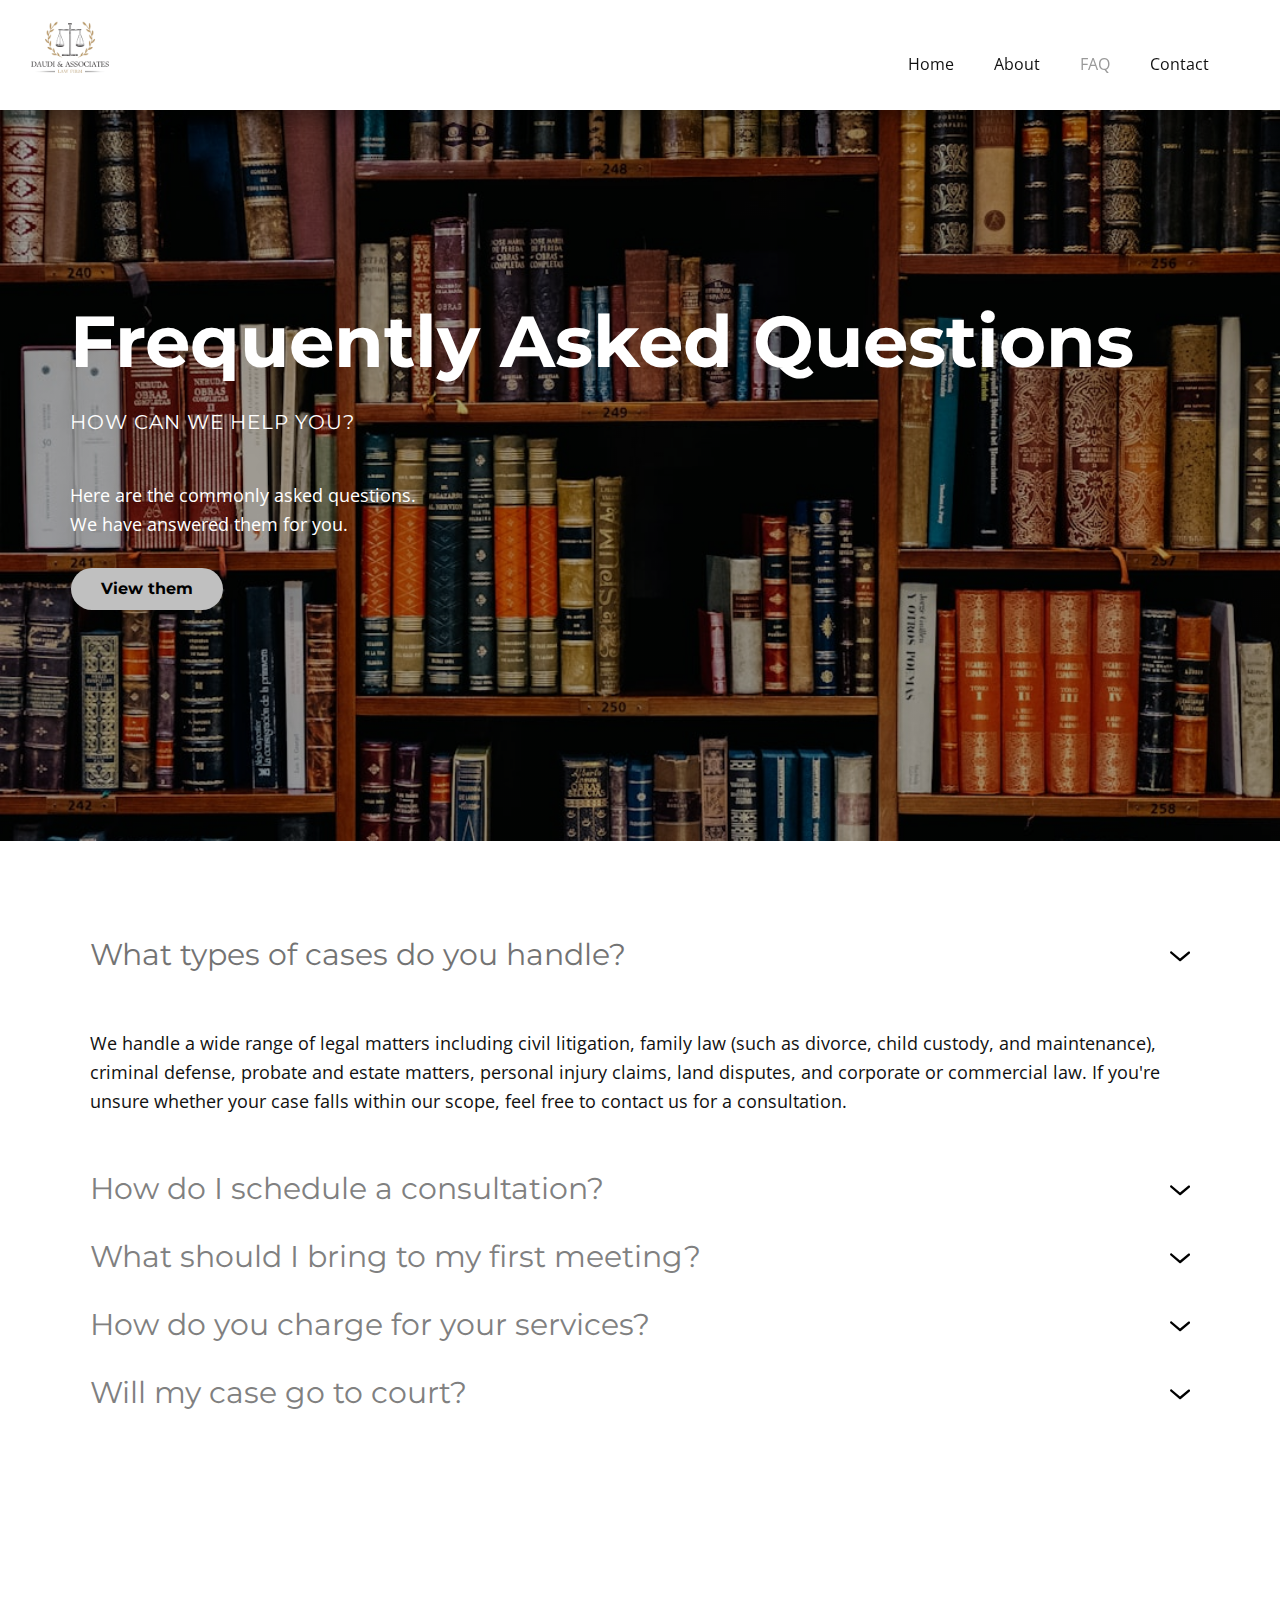
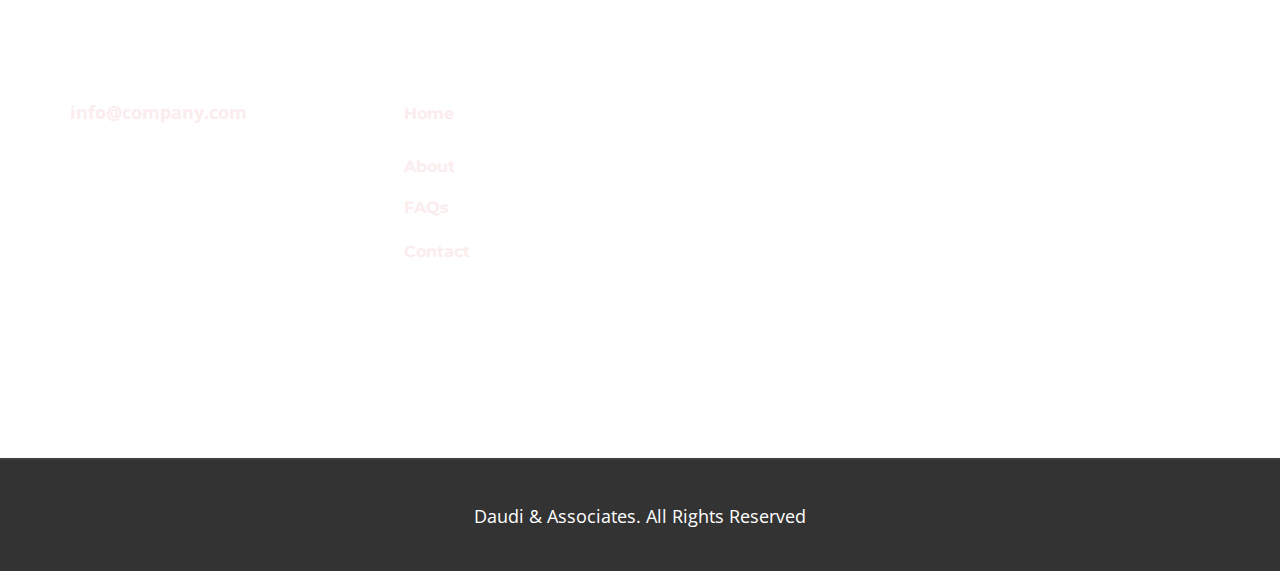
<file: Law Firm/FAQ-Page.html>
<!DOCTYPE html>
<html style="font-size: 16px;" lang="en"><head>
    <meta name="viewport" content="width=device-width, initial-scale=1.0">
    <meta charset="utf-8">
    <meta name="keywords" content="​Frequently Asked Question, ​Answer your questions, Contact us">
    <meta name="description" content="">
    <title>FAQ Page</title>
    <link rel="stylesheet" href="nicepage.css" media="screen">
<link rel="stylesheet" href="FAQ-Page.css" media="screen">
    <script class="u-script" type="text/javascript" src="jquery.js" defer=""></script>
    <script class="u-script" type="text/javascript" src="nicepage.js" defer=""></script>
    
    
    <link id="u-theme-google-font" rel="stylesheet" href="https://fonts.googleapis.com/css?family=Roboto:100,100i,300,300i,400,400i,500,500i,700,700i,900,900i|Open+Sans:300,300i,400,400i,500,500i,600,600i,700,700i,800,800i">
    <link id="u-page-google-font" rel="stylesheet" href="https://fonts.googleapis.com/css?family=Montserrat:100,100i,200,200i,300,300i,400,400i,500,500i,600,600i,700,700i,800,800i,900,900i">
    <script type="application/ld+json">{
		"@context": "http://schema.org",
		"@type": "Organization",
		"name": "",
		"logo": "images/Law_Firm_Logo-removebg-preview.png"
}</script>
    <meta name="theme-color" content="#478ac9">
    <meta property="og:title" content="FAQ Page">
    <meta property="og:type" content="website">
  <meta data-intl-tel-input-cdn-path="intlTelInput/"></head>
  <body data-path-to-root="./" data-include-products="false" class="u-body u-xl-mode" data-lang="en"><header class="u-box-shadow u-clearfix u-header u-sticky u-sticky-aa24 u-valign-top-lg u-valign-top-xl u-white u-header" id="sec-a9d9"><a href="#" class="u-image u-logo u-image-1" data-image-width="500" data-image-height="500">
        <img src="images/Law_Firm_Logo-removebg-preview.png" class="u-logo-image u-logo-image-1">
      </a><nav class="u-menu u-menu-one-level u-offcanvas u-menu-1" data-responsive-from="MD">
        <div class="menu-collapse" style="font-size: 1rem; letter-spacing: 0px;">
          <a class="u-button-style u-custom-left-right-menu-spacing u-custom-padding-bottom u-custom-text-active-color u-custom-text-hover-color u-custom-top-bottom-menu-spacing u-hamburger-link u-nav-link u-text-active-palette-1-base u-text-hover-grey-50 u-hamburger-link-1" href="#">
            <svg class="u-svg-link" viewBox="0 0 24 24"><use xlink:href="#menu-hamburger"></use></svg>
            <svg class="u-svg-content" version="1.1" id="menu-hamburger" viewBox="0 0 16 16" x="0px" y="0px" xmlns:xlink="http://www.w3.org/1999/xlink" xmlns="http://www.w3.org/2000/svg"><g><rect y="1" width="16" height="2"></rect><rect y="7" width="16" height="2"></rect><rect y="13" width="16" height="2"></rect>
</g></svg>
          </a>
        </div>
        <div class="u-custom-menu u-nav-container">
          <ul class="u-nav u-unstyled u-nav-1"><li class="u-nav-item"><a class="u-button-style u-nav-link u-text-active-grey-40 u-text-hover-grey-60" href="index.html" style="padding: 10px 20px;">Home</a>
</li><li class="u-nav-item"><a class="u-button-style u-nav-link u-text-active-grey-40 u-text-hover-grey-60" href="About.html" style="padding: 10px 20px;">About</a>
</li><li class="u-nav-item"><a class="u-button-style u-nav-link u-text-active-grey-40 u-text-hover-grey-60" href="FAQ-Page.html" style="padding: 10px 20px;">FAQ</a>
</li><li class="u-nav-item"><a class="u-button-style u-nav-link u-text-active-grey-40 u-text-hover-grey-60" href="Contact.html" style="padding: 10px 1px 10px 20px;">Contact</a>
</li></ul>
        </div>
        <div class="u-custom-menu u-nav-container-collapse">
          <div class="u-black u-container-style u-inner-container-layout u-opacity u-opacity-95 u-sidenav">
            <div class="u-inner-container-layout u-sidenav-overflow">
              <div class="u-menu-close"></div>
              <ul class="u-align-center u-custom-font u-font-montserrat u-nav u-popupmenu-items u-unstyled u-nav-2"><li class="u-nav-item"><a class="u-button-style u-nav-link" href="index.html">Home</a>
</li><li class="u-nav-item"><a class="u-button-style u-nav-link" href="About.html">About</a>
</li><li class="u-nav-item"><a class="u-button-style u-nav-link" href="FAQ-Page.html">FAQ</a>
</li><li class="u-nav-item"><a class="u-button-style u-nav-link" href="Contact.html">Contact</a>
</li></ul>
            </div>
          </div>
          <div class="u-black u-menu-overlay u-opacity u-opacity-var" style="--opacity: 0.7;"></div>
        </div>
        <style class="menu-style">@media (max-width: 939px) {
                    [data-responsive-from="MD"] .u-nav-container {
                        display: none;
                    }
                    [data-responsive-from="MD"] .menu-collapse {
                        display: block;
                    }
                }</style>
      </nav></header>
    <section class="u-clearfix u-image u-shading u-section-1" id="sec-0928" data-image-width="1280" data-image-height="886">
      <div class="u-clearfix u-sheet u-valign-middle-md u-valign-middle-sm u-valign-middle-xs u-sheet-1">
        <h1 class="u-align-left u-text u-text-1"> Frequently Asked Questions</h1>
        <h5 class="u-align-left u-text u-text-default u-text-2">how can we help you?<br>
        </h5>
        <p class="u-align-left u-text u-text-3"> Here are the commonly asked questions.&nbsp;<br>We have answered them for you.
        </p>
        <a href="FAQ-Page.html#sec-6632" data-page-id="2877326340" class="u-border-none u-btn u-button-style u-grey-25 u-hover-grey-80 u-text-black u-btn-1">View them</a>
      </div>
    </section>
    <section class="u-clearfix u-section-2" id="sec-6632">
      <div class="u-clearfix u-sheet u-sheet-1">
        <div class="u-accordion u-expanded-width u-faq u-accordion-1">
          <div class="u-accordion-item">
            <a class="active u-accordion-link u-button-style u-custom-font u-font-montserrat u-text-grey-50 u-accordion-link-1" id="link-" aria-controls="" aria-selected="true">
              <span class="u-accordion-link-text"> What types of cases do you handle?</span>
              <span class="u-accordion-link-icon u-icon u-text-black u-icon-1"><svg class="u-svg-link" preserveAspectRatio="xMidYMin slice" viewBox="0 0 16 16" style=""><use xlink:href="#svg-8ced"></use></svg><svg class="u-svg-content" viewBox="0 0 16 16" x="0px" y="0px" id="svg-8ced"><path d="M8,10.7L1.6,5.3c-0.4-0.4-1-0.4-1.3,0c-0.4,0.4-0.4,0.9,0,1.3l7.2,6.1c0.1,0.1,0.4,0.2,0.6,0.2s0.4-0.1,0.6-0.2l7.1-6
	c0.4-0.4,0.4-0.9,0-1.3c-0.4-0.4-1-0.4-1.3,0L8,10.7z"></path></svg></span>
            </a>
            <div class="u-accordion-active u-accordion-pane u-container-style u-accordion-pane-1" aria-labelledby="link-" aria-expanded="true">
              <div class="u-container-layout u-container-layout-1">
                <div class="fr-view u-clearfix u-rich-text u-text">
                  <p>We handle a wide range of legal matters including civil litigation, family law (such as divorce, child custody, and maintenance), criminal defense, probate and estate matters, personal injury claims, land disputes, and corporate or commercial law. If you're unsure whether your case falls within our scope, feel free to contact us for a consultation. </p>
                </div>
              </div>
            </div>
          </div>
          <div class="u-accordion-item">
            <a class="u-accordion-link u-button-style u-custom-font u-font-montserrat u-text-grey-50 u-accordion-link-2" id="link-" aria-controls="" aria-selected="false">
              <span class="u-accordion-link-text"> How do I schedule a consultation?</span>
              <span class="u-accordion-link-icon u-icon u-text-black u-icon-2"><svg class="u-svg-link" preserveAspectRatio="xMidYMin slice" viewBox="0 0 16 16" style=""><use xlink:href="#svg-1a09"></use></svg><svg class="u-svg-content" viewBox="0 0 16 16" x="0px" y="0px" id="svg-1a09"><path d="M8,10.7L1.6,5.3c-0.4-0.4-1-0.4-1.3,0c-0.4,0.4-0.4,0.9,0,1.3l7.2,6.1c0.1,0.1,0.4,0.2,0.6,0.2s0.4-0.1,0.6-0.2l7.1-6
	c0.4-0.4,0.4-0.9,0-1.3c-0.4-0.4-1-0.4-1.3,0L8,10.7z"></path></svg></span>
            </a>
            <div class="u-accordion-pane u-container-style u-accordion-pane-2" aria-labelledby="link-" aria-expanded="true">
              <div class="u-container-layout u-container-layout-2">
                <div class="fr-view u-clearfix u-rich-text u-text">
                  <p>Scheduling a consultation is easy. You can call our office directly, fill out the contact form on our website, or send us an email. We offer both in-person and virtual consultations to suit your convenience. Once we receive your request, a member of our team will get in touch to confirm the date, time, and any documents you should prepare </p>
                </div>
              </div>
            </div>
          </div>
          <div class="u-accordion-item">
            <a class="u-accordion-link u-button-style u-custom-font u-font-montserrat u-text-grey-50 u-accordion-link-3" id="link-" aria-controls="" aria-selected="false">
              <span class="u-accordion-link-text"> What should I bring to my first meeting?</span>
              <span class="u-accordion-link-icon u-icon u-text-black u-icon-3"><svg class="u-svg-link" preserveAspectRatio="xMidYMin slice" viewBox="0 0 16 16" style=""><use xlink:href="#svg-2ebb"></use></svg><svg class="u-svg-content" viewBox="0 0 16 16" x="0px" y="0px" id="svg-2ebb"><path d="M8,10.7L1.6,5.3c-0.4-0.4-1-0.4-1.3,0c-0.4,0.4-0.4,0.9,0,1.3l7.2,6.1c0.1,0.1,0.4,0.2,0.6,0.2s0.4-0.1,0.6-0.2l7.1-6
	c0.4-0.4,0.4-0.9,0-1.3c-0.4-0.4-1-0.4-1.3,0L8,10.7z"></path></svg></span>
            </a>
            <div class="u-accordion-pane u-container-style u-accordion-pane-3" aria-labelledby="link-" aria-expanded="true">
              <div class="u-container-layout u-container-layout-3">
                <div class="fr-view u-clearfix u-rich-text u-text">
                  <p>For your first meeting, please bring any documents relevant to your case—such as contracts, court papers, police reports, or correspondence. It’s also helpful to bring a valid ID and a written summary of your issue, including key dates and events. This helps us better understand your situation and provide accurate advice from the start. </p>
                </div>
              </div>
            </div>
          </div>
          <div class="u-accordion-item">
            <a class="u-accordion-link u-button-style u-custom-font u-font-montserrat u-text-grey-50 u-accordion-link-4" id="link-cc11" aria-controls="cc11" aria-selected="false">
              <span class="u-accordion-link-text"> How do you charge for your services?</span>
              <span class="u-accordion-link-icon u-icon u-text-black u-icon-4"><svg class="u-svg-link" preserveAspectRatio="xMidYMin slice" viewBox="0 0 16 16" style=""><use xlink:href="#svg-7364"></use></svg><svg class="u-svg-content" viewBox="0 0 16 16" x="0px" y="0px" id="svg-7364"><path d="M8,10.7L1.6,5.3c-0.4-0.4-1-0.4-1.3,0c-0.4,0.4-0.4,0.9,0,1.3l7.2,6.1c0.1,0.1,0.4,0.2,0.6,0.2s0.4-0.1,0.6-0.2l7.1-6
	c0.4-0.4,0.4-0.9,0-1.3c-0.4-0.4-1-0.4-1.3,0L8,10.7z"></path></svg></span>
            </a>
            <div class="u-accordion-pane u-container-style u-accordion-pane-4" id="cc11" aria-labelledby="link-cc11" aria-expanded="true">
              <div class="u-container-layout u-container-layout-4">
                <div class="fr-view u-clearfix u-rich-text u-text">
                  <p>Our fees depend on the nature and complexity of your case. We offer different billing arrangements, including hourly rates, fixed fees for certain services, and in some cases, contingency fees (where applicable). During your initial consultation, we will clearly explain the expected costs, payment options, and any applicable retainer requirements so you can make an informed decision. </p>
                </div>
              </div>
            </div>
          </div>
          <div class="u-accordion-item">
            <a class="u-accordion-link u-button-style u-custom-font u-font-montserrat u-text-grey-50 u-accordion-link-5" id="link-4ea5" aria-controls="4ea5" aria-selected="false">
              <span class="u-accordion-link-text"> Will my case go to court?</span>
              <span class="u-accordion-link-icon u-icon u-text-black u-icon-5"><svg class="u-svg-link" preserveAspectRatio="xMidYMin slice" viewBox="0 0 16 16" style=""><use xlink:href="#svg-6c8f"></use></svg><svg class="u-svg-content" viewBox="0 0 16 16" x="0px" y="0px" id="svg-6c8f"><path d="M8,10.7L1.6,5.3c-0.4-0.4-1-0.4-1.3,0c-0.4,0.4-0.4,0.9,0,1.3l7.2,6.1c0.1,0.1,0.4,0.2,0.6,0.2s0.4-0.1,0.6-0.2l7.1-6
	c0.4-0.4,0.4-0.9,0-1.3c-0.4-0.4-1-0.4-1.3,0L8,10.7z"></path></svg></span>
            </a>
            <div class="u-accordion-pane u-container-style u-accordion-pane-5" id="4ea5" aria-labelledby="link-4ea5" aria-expanded="true">
              <div class="u-container-layout u-container-layout-5">
                <div class="fr-view u-clearfix u-rich-text u-text">
                  <p>Not all cases go to court. Many legal matters are resolved through negotiation, mediation, or settlement outside of court. However, if a fair resolution cannot be reached, we are fully prepared to represent you in court and advocate on your behalf. During our consultation, we’ll assess your case and advise you on the most likely path forward.</p>
                </div>
              </div>
            </div>
          </div>
        </div>
      </div>
    </section>
    <section class="skrollable u-border-2 u-border-grey-75 u-border-no-left u-border-no-right u-border-no-top u-clearfix u-image u-parallax u-shading u-section-3" id="sec-d4cd" data-image-width="1280" data-image-height="853">
      <div class="u-clearfix u-sheet u-sheet-1">
        <div class="u-clearfix u-group-elements u-group-elements-1">
          <h2 class="u-align-left u-text u-text-1">Contact Info.<br>
          </h2>
          <h4 class="u-align-left u-text u-text-2"> Email:</h4>
          <p class="u-align-left u-text u-text-default u-text-3">
            <a class="u-active-none u-border-none u-btn u-button-link u-button-style u-hover-none u-none u-text-palette-2-light-3 u-btn-1" href="#"> i​nfo@company.com<br>
            </a>
          </p>
          <h4 class="u-align-left u-text u-text-default u-text-4"> Phone:</h4>
          <p class="u-align-left u-text u-text-default u-text-5"> +123-456-7890</p>
          <div class="u-social-icons u-spacing-14 u-social-icons-1">
            <a class="u-social-url" title="facebook" target="_blank" href="https://facebook.com/name">
              <span class="u-icon u-social-facebook u-social-icon u-text-white u-icon-1"><svg class="u-svg-link" preserveAspectRatio="xMidYMin slice" viewBox="0 0 112 112" style=""><use xlink:href="#svg-5cfa"></use></svg><svg class="u-svg-content" viewBox="0 0 112 112" x="0" y="0" id="svg-5cfa"><path fill="currentColor" d="M75.5,28.8H65.4c-1.5,0-4,0.9-4,4.3v9.4h13.9l-1.5,15.8H61.4v45.1H42.8V58.3h-8.8V42.4h8.8V32.2
c0-7.4,3.4-18.8,18.8-18.8h13.8v15.4H75.5z"></path></svg></span>
            </a>
            <a class="u-social-url" title="twitter" target="_blank" href="https://twitter.com/name">
              <span class="u-icon u-social-icon u-social-twitter u-text-white u-icon-2"><svg class="u-svg-link" preserveAspectRatio="xMidYMin slice" viewBox="0 0 112.2 112.2" style=""><use xlink:href="#svg-2a72"></use></svg><svg class="u-svg-content" viewBox="0 0 112.2 112.2" x="0px" y="0px" id="svg-2a72"><path d="M67.1,49.1L98.6,16h-12L62,42L43.2,16H11l32.8,45.2L11,96h11.6l26.3-27.7L69.1,96H101L67.1,49.1z M55,61.9l-5.1-7L27.5,24.4
	h11.4l17.3,23.8l5.1,7.1l23.4,32.2H73.8L55,61.9z"></path></svg></span>
            </a>
            <a class="u-social-url" title="instagram" target="_blank" href="https://instagram.com/name">
              <span class="u-icon u-social-icon u-social-instagram u-text-white u-icon-3"><svg class="u-svg-link" preserveAspectRatio="xMidYMin slice" viewBox="0 0 112 112" style=""><use xlink:href="#svg-4d2d"></use></svg><svg class="u-svg-content" viewBox="0 0 112 112" x="0" y="0" id="svg-4d2d"><path fill="currentColor" d="M55.9,32.9c-12.8,0-23.2,10.4-23.2,23.2s10.4,23.2,23.2,23.2s23.2-10.4,23.2-23.2S68.7,32.9,55.9,32.9z
	 M55.9,69.4c-7.4,0-13.3-6-13.3-13.3c-0.1-7.4,6-13.3,13.3-13.3s13.3,6,13.3,13.3C69.3,63.5,63.3,69.4,55.9,69.4z"></path><path fill="currentColor" d="M78.2,11H33.5C21,11,10.8,21.3,10.8,33.7v44.7c0,12.6,10.2,22.8,22.7,22.8h44.7c12.6,0,22.7-10.2,22.7-22.7
	V33.7C100.8,21.1,90.6,11,78.2,11z M91,78.4c0,7.1-5.8,12.8-12.8,12.8H33.5c-7.1,0-12.8-5.8-12.8-12.8V33.7
	c0-7.1,5.8-12.8,12.8-12.8h44.7c7.1,0,12.8,5.8,12.8,12.8V78.4z"></path></svg></span>
            </a>
          </div>
        </div>
        <div class="u-clearfix u-group-elements u-group-elements-2">
          <h4 class="u-align-left u-text u-text-6">Quick Links </h4>
          <a class="u-active-none u-border-none u-btn u-button-link u-button-style u-hover-none u-none u-text-palette-2-light-3 u-btn-2" href="index.html" data-page-id="899606651" title="Home">Home<br>
          </a>
          <a class="u-active-none u-border-none u-btn u-button-link u-button-style u-hover-none u-none u-text-palette-2-light-3 u-btn-3" href="About.html" data-page-id="2768323813" title="About">About<br>
          </a>
          <a class="u-active-none u-border-none u-btn u-button-link u-button-style u-hover-none u-none u-text-palette-2-light-3 u-btn-4" href="FAQ-Page.html" data-page-id="2877326340" title="FAQ Page">FAQs<br>
          </a>
          <a class="u-active-none u-border-none u-btn u-button-link u-button-style u-hover-none u-none u-text-palette-2-light-3 u-btn-5" href="Contact.html" data-page-id="40739921" title="Contact">Contact<br>
          </a>
        </div>
      </div>
    </section>
    
    
    
    <footer class="u-align-center u-clearfix u-container-align-center u-footer u-grey-80 u-footer" id="sec-a86e"><div class="u-clearfix u-sheet u-valign-middle-lg u-valign-middle-md u-valign-middle-sm u-valign-middle-xl u-sheet-1">
        <p class="u-text u-text-default-lg u-text-default-md u-text-default-sm u-text-default-xl u-text-1"> Daudi &amp; Associates. All Rights Reserved</p>
      </div></footer>

</body></html>
</file>
